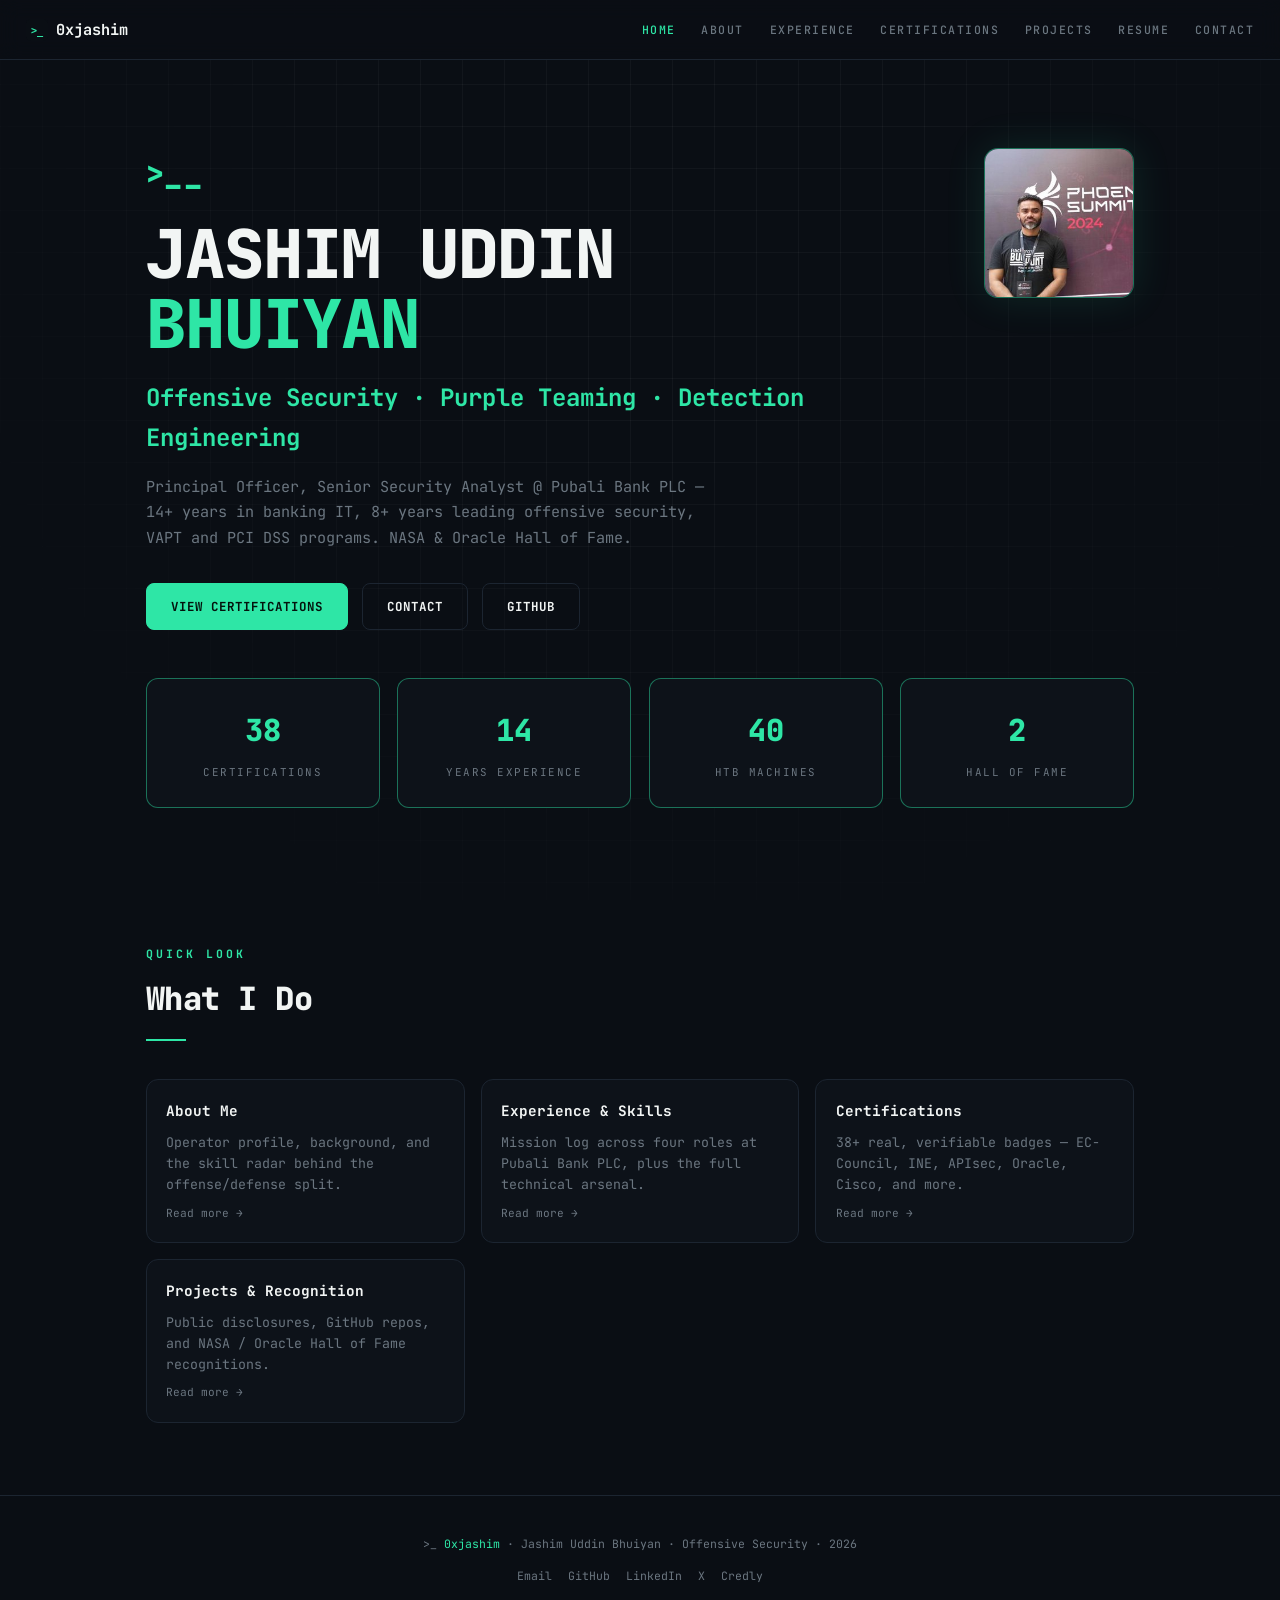
<file: index.html>
<!DOCTYPE html>
<html lang="en">
<head>
<meta charset="UTF-8"/>
<meta name="viewport" content="width=device-width, initial-scale=1.0"/>
<title>Jashim Uddin Bhuiyan | Offensive Security & Purple Team Lead | VAPT · PCI DSS</title>
<meta name="description" content="Jashim Uddin Bhuiyan — Principal Officer, Senior Security Analyst at Pubali Bank PLC. Offensive security, VAPT, purple teaming, SIEM detection engineering, PCI DSS & ISO 27001 leadership. Recognized by NASA and Oracle."/>
<meta name="author" content="Jashim Uddin Bhuiyan"/>
<meta name="robots" content="index, follow"/>
<link rel="canonical" href="https://0xjashim.github.io/portfolio/index.html"/>
<meta property="og:type" content="website"/>
<meta property="og:url" content="https://0xjashim.github.io/portfolio/index.html"/>
<meta property="og:site_name" content="Jashim Uddin Bhuiyan — Offensive Security"/>
<meta property="og:locale" content="en_US"/>
<meta property="og:title" content="Jashim Uddin Bhuiyan | Offensive Security & Purple Team Lead | VAPT · PCI DSS"/>
<meta property="og:description" content="Jashim Uddin Bhuiyan — Principal Officer, Senior Security Analyst at Pubali Bank PLC. Offensive security, VAPT, purple teaming, SIEM detection engineering, PCI DSS & ISO 27001 leadership. Recognized by NASA and Oracle."/>
<meta property="og:image" content="https://0xjashim.github.io/portfolio/og-image.png"/>
<meta name="twitter:card" content="summary_large_image"/>
<meta name="twitter:site" content="@0xj4shim"/>
<meta name="twitter:title" content="Jashim Uddin Bhuiyan | Offensive Security & Purple Team Lead | VAPT · PCI DSS"/>
<meta name="twitter:description" content="Jashim Uddin Bhuiyan — Principal Officer, Senior Security Analyst at Pubali Bank PLC. Offensive security, VAPT, purple teaming, SIEM detection engineering, PCI DSS & ISO 27001 leadership. Recognized by NASA and Oracle."/>
<meta name="twitter:image" content="https://0xjashim.github.io/portfolio/og-image.png"/>
<meta name="theme-color" content="#0a0e14"/>
<link rel="icon" href="assets/img/logo.svg"/>
<link rel="preconnect" href="https://fonts.googleapis.com">
<link href="https://fonts.googleapis.com/css2?family=JetBrains+Mono:wght@400;500;600;700;800&display=swap" rel="stylesheet">
<link rel="stylesheet" href="assets/css/style.css"/>
<link rel="stylesheet" href="assets/css/responsive.css"/>
<link rel="stylesheet" href="assets/css/animation.css"/>
</head>
<body>
<div class="grid-bg"></div>
<nav>
  <a class="nav-logo" href="index.html"><img src="assets/img/logo.svg" alt="0xjashim logo"/>0xjashim</a>
  <button class="nav-toggle" id="nav-toggle" aria-label="Toggle navigation"><svg viewBox="0 0 24 24"><path d="M3 6h18v2H3zm0 5h18v2H3zm0 5h18v2H3z"/></svg></button>
  <div class="nav-links" id="nav-links">
      <a href="index.html" class="active">Home</a>
      <a href="about.html">About</a>
      <a href="experience.html">Experience</a>
      <a href="certifications.html">Certifications</a>
      <a href="projects.html">Projects</a>
      <a href="resume.html">Resume</a>
      <a href="contact.html">Contact</a>
  </div>
</nav>
<main>

<section id="hero">
  <div class="hero-grid">
    <div class="hero-main fade-in">
      <div class="prompt-icon">&gt;_<span class="blink">_</span></div>
      <h1 class="headline">JASHIM UDDIN<br/><span class="accent">BHUIYAN</span></h1>
      <div class="subhead">Offensive Security &middot; Purple Teaming &middot; Detection Engineering</div>
      <p class="subtitle">Principal Officer, Senior Security Analyst @ Pubali Bank PLC &mdash; 14+ years in banking IT, 8+ years leading offensive security, VAPT and PCI DSS programs. NASA &amp; Oracle Hall of Fame.</p>
      <div class="btn-row" style="margin-top:2rem">
        <a href="certifications.html" class="btn primary">View Certifications</a>
        <a href="contact.html" class="btn">Contact</a>
        <a href="https://github.com/0xjashim" target="_blank" rel="noopener" class="btn">GitHub</a>
      </div>
    </div>
    <div class="avatar-box fade-in"><img src="assets/img/profile.jpg" alt="Photo of Jashim Uddin Bhuiyan, offensive security professional"/></div>
  </div>

  <div class="stat-row hero-stats">
    <div class="stat-card"><div class="stat-num" data-count="38">0</div><div class="stat-lbl">Certifications</div></div>
    <div class="stat-card"><div class="stat-num" data-count="14">0</div><div class="stat-lbl">Years Experience</div></div>
    <div class="stat-card"><div class="stat-num" data-count="40">0</div><div class="stat-lbl">HTB Machines</div></div>
    <div class="stat-card"><div class="stat-num" data-count="2">0</div><div class="stat-lbl">Hall of Fame</div></div>
  </div>
</section>

<section>
  <div class="section-head"><p class="section-tag">Quick Look</p><h2>What I Do</h2><div class="rule"></div></div>
  <div class="ops-grid">
    <a href="about.html" class="ops-card">
      <div class="ops-title">About Me</div>
      <div class="ops-desc">Operator profile, background, and the skill radar behind the offense/defense split.</div>
      <div class="ops-meta">Read more &rarr;</div>
    </a>
    <a href="experience.html" class="ops-card">
      <div class="ops-title">Experience &amp; Skills</div>
      <div class="ops-desc">Mission log across four roles at Pubali Bank PLC, plus the full technical arsenal.</div>
      <div class="ops-meta">Read more &rarr;</div>
    </a>
    <a href="certifications.html" class="ops-card">
      <div class="ops-title">Certifications</div>
      <div class="ops-desc">38+ real, verifiable badges &mdash; EC-Council, INE, APIsec, Oracle, Cisco, and more.</div>
      <div class="ops-meta">Read more &rarr;</div>
    </a>
    <a href="projects.html" class="ops-card">
      <div class="ops-title">Projects &amp; Recognition</div>
      <div class="ops-desc">Public disclosures, GitHub repos, and NASA / Oracle Hall of Fame recognitions.</div>
      <div class="ops-meta">Read more &rarr;</div>
    </a>
  </div>
</section>

</main>
<footer>
  <div>&gt;_ <span class="accent">0xjashim</span> &middot; Jashim Uddin Bhuiyan &middot; Offensive Security &middot; 2026</div>
  <div class="foot-links">
    <a href="mailto:jashimcmt@gmail.com">Email</a>
    <a href="https://github.com/0xjashim" target="_blank" rel="noopener">GitHub</a>
    <a href="https://linkedin.com/in/jashim" target="_blank" rel="noopener">LinkedIn</a>
    <a href="https://twitter.com/0xj4shim" target="_blank" rel="noopener">X</a>
    <a href="https://www.credly.com/users/0x0jashim/badges" target="_blank" rel="noopener">Credly</a>
  </div>
</footer>
<script src="assets/js/badges-data.js"></script>
<script src="assets/js/app.js"></script>

</body>
</html>
</file>
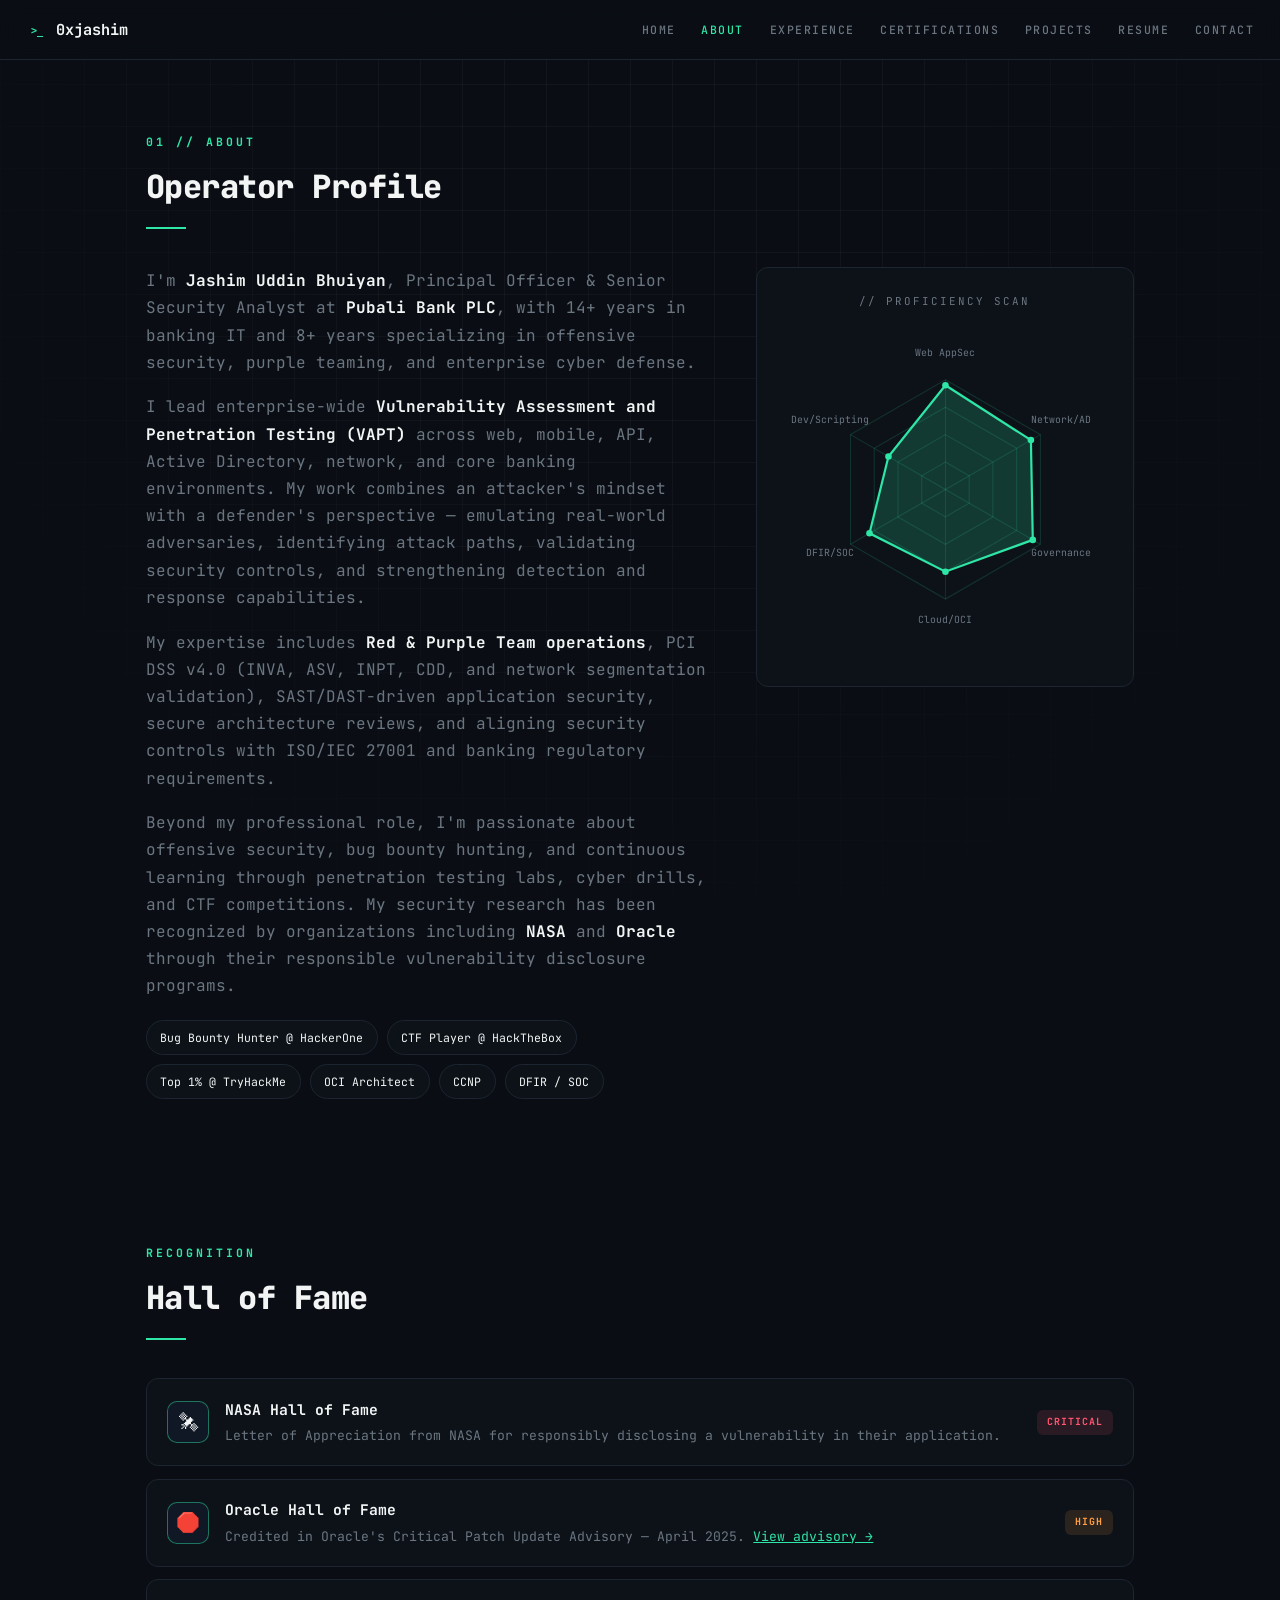
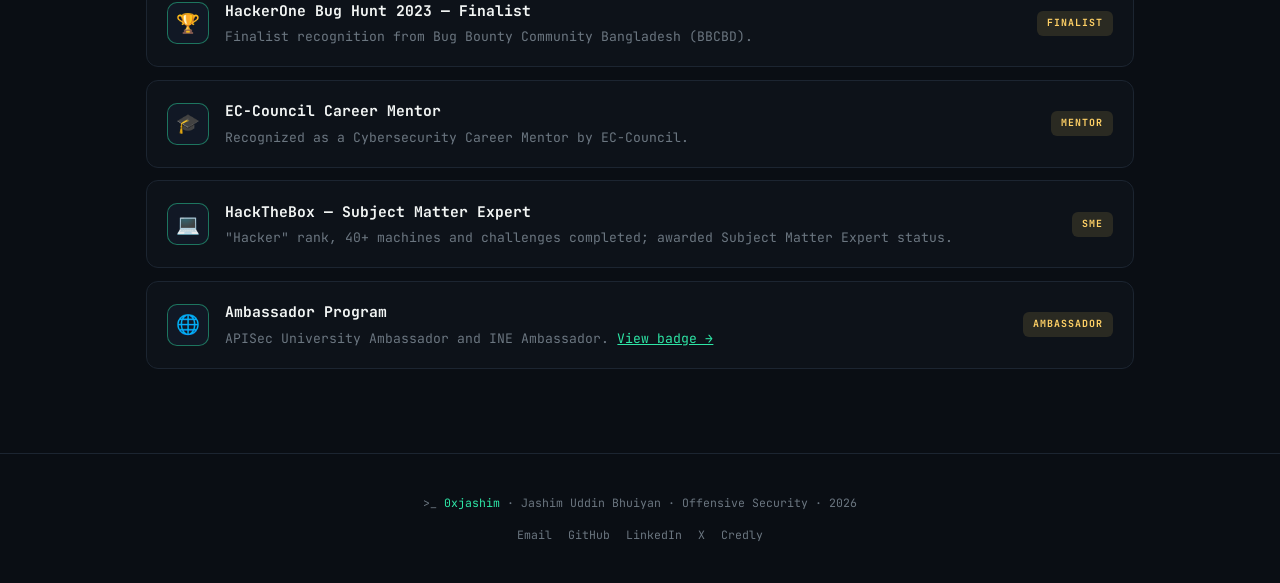
<file: about.html>
<!DOCTYPE html>
<html lang="en">
<head>
<meta charset="UTF-8"/>
<meta name="viewport" content="width=device-width, initial-scale=1.0"/>
<title>About | Jashim Uddin Bhuiyan — Offensive Security</title>
<meta name="description" content="Operator profile of Jashim Uddin Bhuiyan — offensive security background, skill proficiency scan, and Hall of Fame recognitions from NASA and Oracle."/>
<meta name="author" content="Jashim Uddin Bhuiyan"/>
<meta name="robots" content="index, follow"/>
<link rel="canonical" href="https://0xjashim.github.io/portfolio/about.html"/>
<meta property="og:type" content="website"/>
<meta property="og:url" content="https://0xjashim.github.io/portfolio/about.html"/>
<meta property="og:site_name" content="Jashim Uddin Bhuiyan — Offensive Security"/>
<meta property="og:locale" content="en_US"/>
<meta property="og:title" content="About | Jashim Uddin Bhuiyan — Offensive Security"/>
<meta property="og:description" content="Operator profile of Jashim Uddin Bhuiyan — offensive security background, skill proficiency scan, and Hall of Fame recognitions from NASA and Oracle."/>
<meta property="og:image" content="https://0xjashim.github.io/portfolio/og-image.png"/>
<meta name="twitter:card" content="summary_large_image"/>
<meta name="twitter:site" content="@0xj4shim"/>
<meta name="twitter:title" content="About | Jashim Uddin Bhuiyan — Offensive Security"/>
<meta name="twitter:description" content="Operator profile of Jashim Uddin Bhuiyan — offensive security background, skill proficiency scan, and Hall of Fame recognitions from NASA and Oracle."/>
<meta name="twitter:image" content="https://0xjashim.github.io/portfolio/og-image.png"/>
<meta name="theme-color" content="#0a0e14"/>
<link rel="icon" href="assets/img/logo.svg"/>
<link rel="preconnect" href="https://fonts.googleapis.com">
<link href="https://fonts.googleapis.com/css2?family=JetBrains+Mono:wght@400;500;600;700;800&display=swap" rel="stylesheet">
<link rel="stylesheet" href="assets/css/style.css"/>
<link rel="stylesheet" href="assets/css/responsive.css"/>
<link rel="stylesheet" href="assets/css/animation.css"/>
</head>
<body>
<div class="grid-bg"></div>
<nav>
  <a class="nav-logo" href="index.html"><img src="assets/img/logo.svg" alt="0xjashim logo"/>0xjashim</a>
  <button class="nav-toggle" id="nav-toggle" aria-label="Toggle navigation"><svg viewBox="0 0 24 24"><path d="M3 6h18v2H3zm0 5h18v2H3zm0 5h18v2H3z"/></svg></button>
  <div class="nav-links" id="nav-links">
      <a href="index.html">Home</a>
      <a href="about.html" class="active">About</a>
      <a href="experience.html">Experience</a>
      <a href="certifications.html">Certifications</a>
      <a href="projects.html">Projects</a>
      <a href="resume.html">Resume</a>
      <a href="contact.html">Contact</a>
  </div>
</nav>
<main>

<section class="page-section">
  <div class="section-head"><p class="section-tag">01 // About</p><h2>Operator Profile</h2><div class="rule"></div></div>
  <div class="about-grid">
    <div class="about-text">
      <p>I'm <strong>Jashim Uddin Bhuiyan</strong>, Principal Officer &amp; Senior Security Analyst at <strong>Pubali Bank PLC</strong>, with 14+ years in banking IT and 8+ years specializing in offensive security, purple teaming, and enterprise cyber defense.</p>
      <p>I lead enterprise-wide <strong>Vulnerability Assessment and Penetration Testing (VAPT)</strong> across web, mobile, API, Active Directory, network, and core banking environments. My work combines an attacker's mindset with a defender's perspective &mdash; emulating real-world adversaries, identifying attack paths, validating security controls, and strengthening detection and response capabilities.</p>
      <p>My expertise includes <strong>Red &amp; Purple Team operations</strong>, PCI DSS v4.0 (INVA, ASV, INPT, CDD, and network segmentation validation), SAST/DAST-driven application security, secure architecture reviews, and aligning security controls with ISO/IEC 27001 and banking regulatory requirements.</p>
      <p>Beyond my professional role, I'm passionate about offensive security, bug bounty hunting, and continuous learning through penetration testing labs, cyber drills, and CTF competitions. My security research has been recognized by organizations including <strong>NASA</strong> and <strong>Oracle</strong> through their responsible vulnerability disclosure programs.</p>
      <div class="chip-row">
        <span class="chip">Bug Bounty Hunter @ HackerOne</span>
        <span class="chip">CTF Player @ HackTheBox</span>
        <span class="chip">Top 1% @ TryHackMe</span>
        <span class="chip">OCI Architect</span>
        <span class="chip">CCNP</span>
        <span class="chip">DFIR / SOC</span>
      </div>
    </div>
    <div class="radar-box">
      <div class="radar-box-title">// Proficiency Scan</div>
      <svg id="radar-chart" viewBox="0 0 300 300"></svg>
    </div>
  </div>
</section>

<section class="page-section">
  <div class="section-head"><p class="section-tag">Recognition</p><h2>Hall of Fame</h2><div class="rule"></div></div>
  <div class="hof-row">
    <div class="hof-icon">&#128752;</div>
    <div class="hof-body"><div class="hof-title">NASA Hall of Fame</div><div class="hof-desc">Letter of Appreciation from NASA for responsibly disclosing a vulnerability in their application.</div></div>
    <div class="hof-tag tag-crit">CRITICAL</div>
  </div>
  <div class="hof-row">
    <div class="hof-icon">&#128721;</div>
    <div class="hof-body"><div class="hof-title">Oracle Hall of Fame</div><div class="hof-desc">Credited in Oracle's Critical Patch Update Advisory &mdash; April 2025. <a href="https://www.oracle.com/security-alerts/cpuapr2025.html" target="_blank" rel="noopener">View advisory &rarr;</a></div></div>
    <div class="hof-tag tag-high">HIGH</div>
  </div>
  <div class="hof-row">
    <div class="hof-icon">&#127942;</div>
    <div class="hof-body"><div class="hof-title">HackerOne Bug Hunt 2023 &mdash; Finalist</div><div class="hof-desc">Finalist recognition from Bug Bounty Community Bangladesh (BBCBD).</div></div>
    <div class="hof-tag tag-med">FINALIST</div>
  </div>
  <div class="hof-row">
    <div class="hof-icon">&#127891;</div>
    <div class="hof-body"><div class="hof-title">EC-Council Career Mentor</div><div class="hof-desc">Recognized as a Cybersecurity Career Mentor by EC-Council.</div></div>
    <div class="hof-tag tag-med">MENTOR</div>
  </div>
  <div class="hof-row">
    <div class="hof-icon">&#128187;</div>
    <div class="hof-body"><div class="hof-title">HackTheBox &mdash; Subject Matter Expert</div><div class="hof-desc">"Hacker" rank, 40+ machines and challenges completed; awarded Subject Matter Expert status.</div></div>
    <div class="hof-tag tag-med">SME</div>
  </div>
  <div class="hof-row">
    <div class="hof-icon">&#127760;</div>
    <div class="hof-body"><div class="hof-title">Ambassador Program</div><div class="hof-desc">APISec University Ambassador and INE Ambassador. <a href="https://www.credly.com/org/apisec-university/badge/apisec-university-ambassador" target="_blank" rel="noopener">View badge &rarr;</a></div></div>
    <div class="hof-tag tag-med">AMBASSADOR</div>
  </div>
</section>

</main>
<footer>
  <div>&gt;_ <span class="accent">0xjashim</span> &middot; Jashim Uddin Bhuiyan &middot; Offensive Security &middot; 2026</div>
  <div class="foot-links">
    <a href="mailto:jashimcmt@gmail.com">Email</a>
    <a href="https://github.com/0xjashim" target="_blank" rel="noopener">GitHub</a>
    <a href="https://linkedin.com/in/jashim" target="_blank" rel="noopener">LinkedIn</a>
    <a href="https://twitter.com/0xj4shim" target="_blank" rel="noopener">X</a>
    <a href="https://www.credly.com/users/0x0jashim/badges" target="_blank" rel="noopener">Credly</a>
  </div>
</footer>
<script src="assets/js/badges-data.js"></script>
<script src="assets/js/app.js"></script>

</body>
</html>
</file>
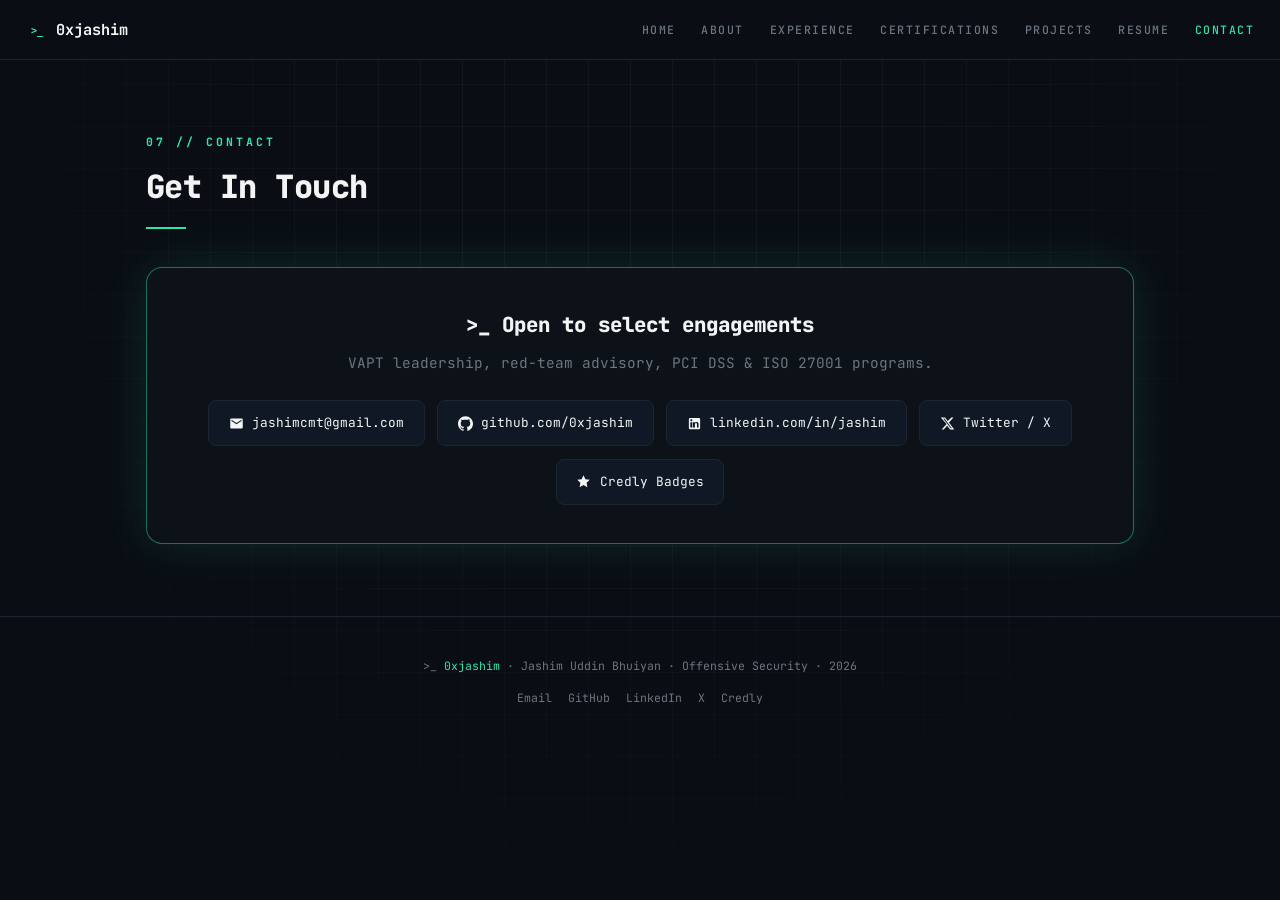
<file: contact.html>
<!DOCTYPE html>
<html lang="en">
<head>
<meta charset="UTF-8"/>
<meta name="viewport" content="width=device-width, initial-scale=1.0"/>
<title>Contact | Jashim Uddin Bhuiyan — Offensive Security</title>
<meta name="description" content="Get in touch with Jashim Uddin Bhuiyan for VAPT leadership, red-team advisory, PCI DSS and ISO 27001 compliance programs."/>
<meta name="author" content="Jashim Uddin Bhuiyan"/>
<meta name="robots" content="index, follow"/>
<link rel="canonical" href="https://0xjashim.github.io/portfolio/contact.html"/>
<meta property="og:type" content="website"/>
<meta property="og:url" content="https://0xjashim.github.io/portfolio/contact.html"/>
<meta property="og:site_name" content="Jashim Uddin Bhuiyan — Offensive Security"/>
<meta property="og:locale" content="en_US"/>
<meta property="og:title" content="Contact | Jashim Uddin Bhuiyan — Offensive Security"/>
<meta property="og:description" content="Get in touch with Jashim Uddin Bhuiyan for VAPT leadership, red-team advisory, PCI DSS and ISO 27001 compliance programs."/>
<meta property="og:image" content="https://0xjashim.github.io/portfolio/og-image.png"/>
<meta name="twitter:card" content="summary_large_image"/>
<meta name="twitter:site" content="@0xj4shim"/>
<meta name="twitter:title" content="Contact | Jashim Uddin Bhuiyan — Offensive Security"/>
<meta name="twitter:description" content="Get in touch with Jashim Uddin Bhuiyan for VAPT leadership, red-team advisory, PCI DSS and ISO 27001 compliance programs."/>
<meta name="twitter:image" content="https://0xjashim.github.io/portfolio/og-image.png"/>
<meta name="theme-color" content="#0a0e14"/>
<link rel="icon" href="assets/img/logo.svg"/>
<link rel="preconnect" href="https://fonts.googleapis.com">
<link href="https://fonts.googleapis.com/css2?family=JetBrains+Mono:wght@400;500;600;700;800&display=swap" rel="stylesheet">
<link rel="stylesheet" href="assets/css/style.css"/>
<link rel="stylesheet" href="assets/css/responsive.css"/>
<link rel="stylesheet" href="assets/css/animation.css"/>
</head>
<body>
<div class="grid-bg"></div>
<nav>
  <a class="nav-logo" href="index.html"><img src="assets/img/logo.svg" alt="0xjashim logo"/>0xjashim</a>
  <button class="nav-toggle" id="nav-toggle" aria-label="Toggle navigation"><svg viewBox="0 0 24 24"><path d="M3 6h18v2H3zm0 5h18v2H3zm0 5h18v2H3z"/></svg></button>
  <div class="nav-links" id="nav-links">
      <a href="index.html">Home</a>
      <a href="about.html">About</a>
      <a href="experience.html">Experience</a>
      <a href="certifications.html">Certifications</a>
      <a href="projects.html">Projects</a>
      <a href="resume.html">Resume</a>
      <a href="contact.html" class="active">Contact</a>
  </div>
</nav>
<main>

<section class="page-section">
  <div class="section-head"><p class="section-tag">07 // Contact</p><h2>Get In Touch</h2><div class="rule"></div></div>
  <div class="contact-card">
    <h3>&gt;_ Open to select engagements</h3>
    <p>VAPT leadership, red-team advisory, PCI DSS &amp; ISO 27001 programs.</p>
    <div class="contact-links">
      <a href="mailto:jashimcmt@gmail.com" class="clink">
        <svg viewBox="0 0 24 24"><path d="M20 4H4c-1.1 0-1.99.9-1.99 2L2 18c0 1.1.9 2 2 2h16c1.1 0 2-.9 2-2V6c0-1.1-.9-2-2-2zm0 4l-8 5-8-5V6l8 5 8-5v2z"/></svg>
        jashimcmt@gmail.com
      </a>
      <a href="https://github.com/0xjashim" target="_blank" rel="noopener" class="clink">
        <svg viewBox="0 0 24 24"><path d="M12 .297c-6.63 0-12 5.373-12 12 0 5.303 3.438 9.8 8.205 11.385.6.113.82-.258.82-.577 0-.285-.01-1.04-.015-2.04-3.338.724-4.042-1.61-4.042-1.61C4.422 18.07 3.633 17.7 3.633 17.7c-1.087-.744.084-.729.084-.729 1.205.084 1.838 1.236 1.838 1.236 1.07 1.835 2.809 1.305 3.495.998.108-.776.417-1.305.76-1.605-2.665-.3-5.466-1.332-5.466-5.93 0-1.31.465-2.38 1.235-3.22-.135-.303-.54-1.523.105-3.176 0 0 1.005-.322 3.3 1.23.96-.267 1.98-.399 3-.405 1.02.006 2.04.138 3 .405 2.28-1.552 3.285-1.23 3.285-1.23.645 1.653.24 2.873.12 3.176.765.84 1.23 1.91 1.23 3.22 0 4.61-2.805 5.625-5.475 5.92.42.36.81 1.096.81 2.22 0 1.606-.015 2.896-.015 3.286 0 .315.21.69.825.57C20.565 22.092 24 17.592 24 12.297c0-6.627-5.373-12-12-12"/></svg>
        github.com/0xjashim
      </a>
      <a href="https://linkedin.com/in/jashim" target="_blank" rel="noopener" class="clink">
        <svg viewBox="0 0 24 24"><path d="M19 3A2 2 0 0 1 21 5V19A2 2 0 0 1 19 21H5A2 2 0 0 1 3 19V5A2 2 0 0 1 5 3H19M18.5 18.5V13.2C18.5 11.11 17.65 9.66 15.31 9.66C13.94 9.66 13.02 10.4 12.63 11.11H12.58V10H9.5V18.5H12.63V13.66C12.63 12.42 12.87 11.19 14.41 11.19C15.93 11.19 15.96 12.61 15.96 13.72V18.5H18.5M6.88 8.56A1.68 1.68 0 0 0 8.56 6.88C8.56 5.96 7.8 5.19 6.88 5.19A1.69 1.69 0 0 0 5.19 6.88C5.19 7.8 5.96 8.56 6.88 8.56M8.44 18.5V10H5.31V18.5H8.44Z"/></svg>
        linkedin.com/in/jashim
      </a>
      <a href="https://twitter.com/0xj4shim" target="_blank" rel="noopener" class="clink">
        <svg viewBox="0 0 24 24"><path d="M18.244 2.25h3.308l-7.227 8.26 8.502 11.24H16.17l-4.714-6.231-5.401 6.231H2.748l7.73-8.835L1.254 2.25H8.08l4.253 5.622zm-1.161 17.52h1.833L7.084 4.126H5.117z"/></svg>
        Twitter / X
      </a>
      <a href="https://www.credly.com/users/0x0jashim/badges" target="_blank" rel="noopener" class="clink">
        <svg viewBox="0 0 24 24"><path d="M12 2l3.09 6.26L22 9.27l-5 4.87 1.18 6.88L12 17.77l-6.18 3.25L7 14.14 2 9.27l6.91-1.01L12 2z"/></svg>
        Credly Badges
      </a>
    </div>
  </div>
</section>

</main>
<footer>
  <div>&gt;_ <span class="accent">0xjashim</span> &middot; Jashim Uddin Bhuiyan &middot; Offensive Security &middot; 2026</div>
  <div class="foot-links">
    <a href="mailto:jashimcmt@gmail.com">Email</a>
    <a href="https://github.com/0xjashim" target="_blank" rel="noopener">GitHub</a>
    <a href="https://linkedin.com/in/jashim" target="_blank" rel="noopener">LinkedIn</a>
    <a href="https://twitter.com/0xj4shim" target="_blank" rel="noopener">X</a>
    <a href="https://www.credly.com/users/0x0jashim/badges" target="_blank" rel="noopener">Credly</a>
  </div>
</footer>
<script src="assets/js/badges-data.js"></script>
<script src="assets/js/app.js"></script>

</body>
</html>
</file>
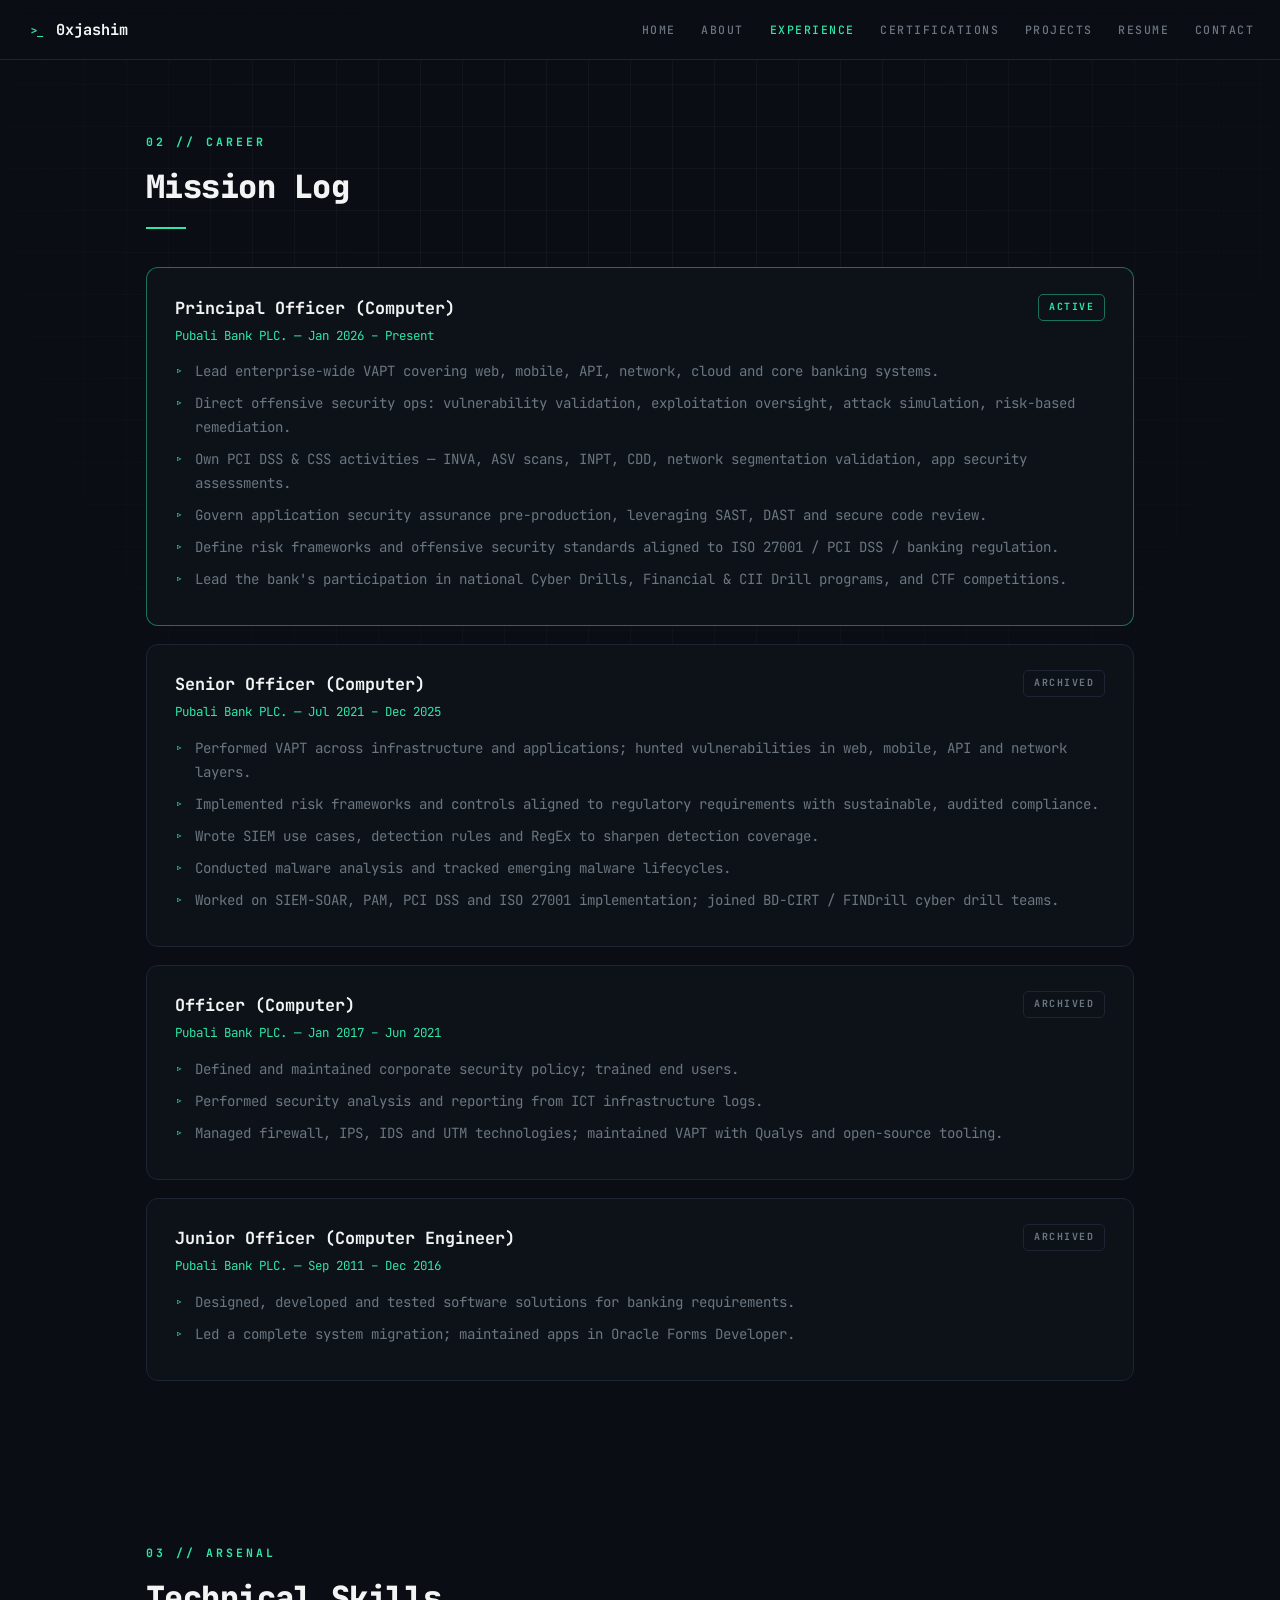
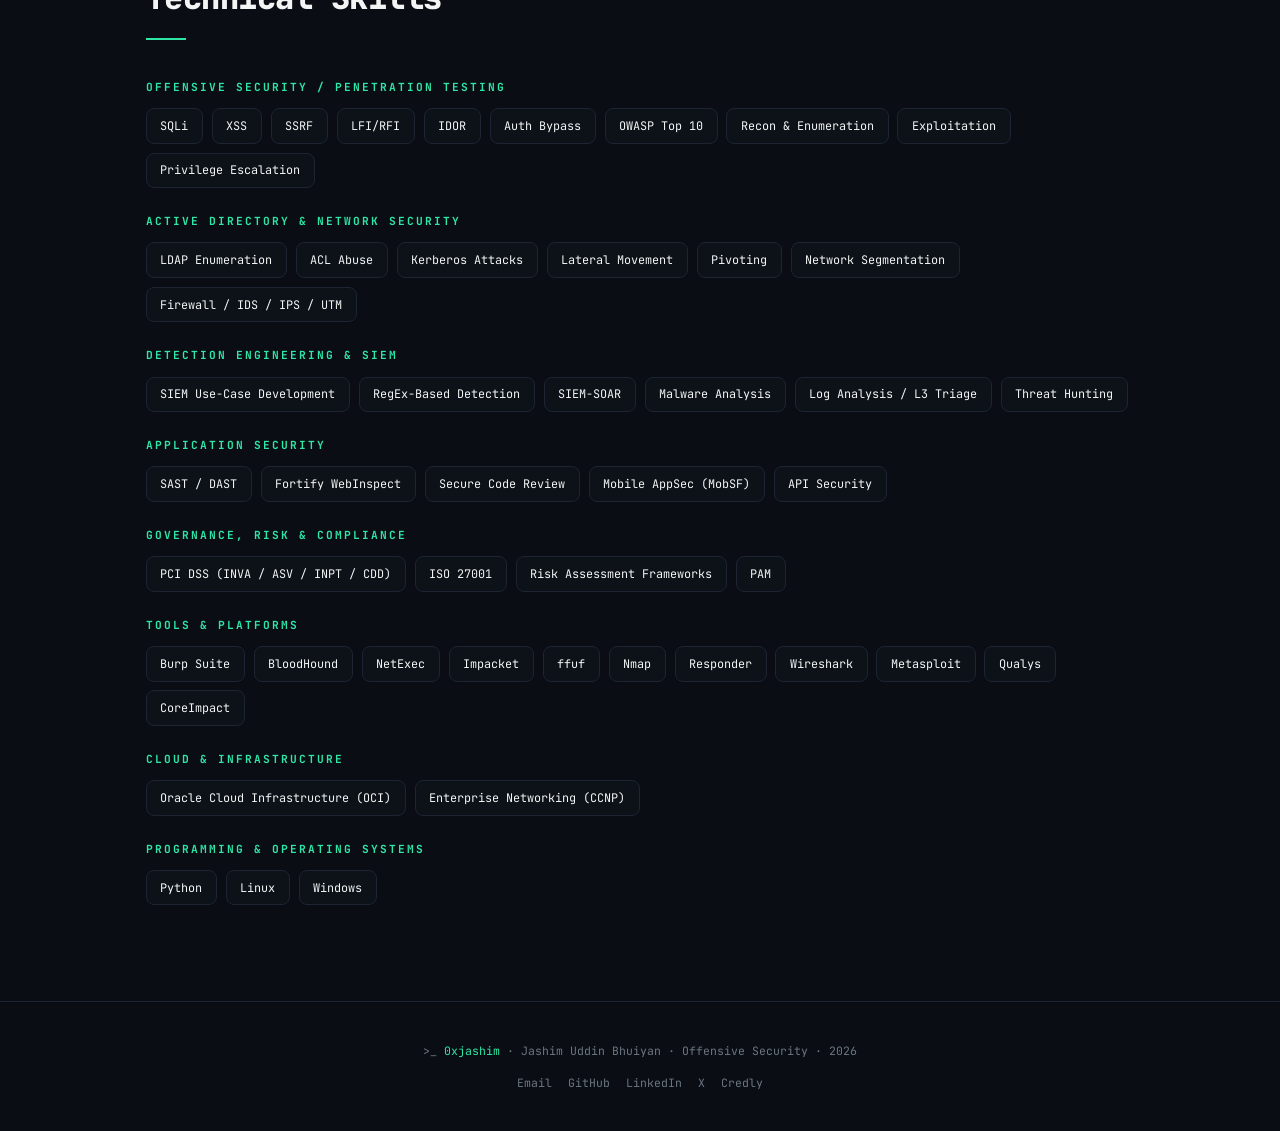
<file: experience.html>
<!DOCTYPE html>
<html lang="en">
<head>
<meta charset="UTF-8"/>
<meta name="viewport" content="width=device-width, initial-scale=1.0"/>
<title>Experience & Skills | Jashim Uddin Bhuiyan</title>
<meta name="description" content="Career history at Pubali Bank PLC and full technical skill set: offensive security, Active Directory, detection engineering, application security, GRC, and tooling."/>
<meta name="author" content="Jashim Uddin Bhuiyan"/>
<meta name="robots" content="index, follow"/>
<link rel="canonical" href="https://0xjashim.github.io/portfolio/experience.html"/>
<meta property="og:type" content="website"/>
<meta property="og:url" content="https://0xjashim.github.io/portfolio/experience.html"/>
<meta property="og:site_name" content="Jashim Uddin Bhuiyan — Offensive Security"/>
<meta property="og:locale" content="en_US"/>
<meta property="og:title" content="Experience & Skills | Jashim Uddin Bhuiyan"/>
<meta property="og:description" content="Career history at Pubali Bank PLC and full technical skill set: offensive security, Active Directory, detection engineering, application security, GRC, and tooling."/>
<meta property="og:image" content="https://0xjashim.github.io/portfolio/og-image.png"/>
<meta name="twitter:card" content="summary_large_image"/>
<meta name="twitter:site" content="@0xj4shim"/>
<meta name="twitter:title" content="Experience & Skills | Jashim Uddin Bhuiyan"/>
<meta name="twitter:description" content="Career history at Pubali Bank PLC and full technical skill set: offensive security, Active Directory, detection engineering, application security, GRC, and tooling."/>
<meta name="twitter:image" content="https://0xjashim.github.io/portfolio/og-image.png"/>
<meta name="theme-color" content="#0a0e14"/>
<link rel="icon" href="assets/img/logo.svg"/>
<link rel="preconnect" href="https://fonts.googleapis.com">
<link href="https://fonts.googleapis.com/css2?family=JetBrains+Mono:wght@400;500;600;700;800&display=swap" rel="stylesheet">
<link rel="stylesheet" href="assets/css/style.css"/>
<link rel="stylesheet" href="assets/css/responsive.css"/>
<link rel="stylesheet" href="assets/css/animation.css"/>
</head>
<body>
<div class="grid-bg"></div>
<nav>
  <a class="nav-logo" href="index.html"><img src="assets/img/logo.svg" alt="0xjashim logo"/>0xjashim</a>
  <button class="nav-toggle" id="nav-toggle" aria-label="Toggle navigation"><svg viewBox="0 0 24 24"><path d="M3 6h18v2H3zm0 5h18v2H3zm0 5h18v2H3z"/></svg></button>
  <div class="nav-links" id="nav-links">
      <a href="index.html">Home</a>
      <a href="about.html">About</a>
      <a href="experience.html" class="active">Experience</a>
      <a href="certifications.html">Certifications</a>
      <a href="projects.html">Projects</a>
      <a href="resume.html">Resume</a>
      <a href="contact.html">Contact</a>
  </div>
</nav>
<main>

<section class="page-section">
  <div class="section-head"><p class="section-tag">02 // Career</p><h2>Mission Log</h2><div class="rule"></div></div>

  <div class="card mission active">
    <div class="mission-top">
      <div><div class="mission-role">Principal Officer (Computer)</div><div class="mission-org">Pubali Bank PLC. &mdash; Jan 2026 &ndash; Present</div></div>
      <div class="mission-status">ACTIVE</div>
    </div>
    <ul>
      <li>Lead enterprise-wide VAPT covering web, mobile, API, network, cloud and core banking systems.</li>
      <li>Direct offensive security ops: vulnerability validation, exploitation oversight, attack simulation, risk-based remediation.</li>
      <li>Own PCI DSS &amp; CSS activities &mdash; INVA, ASV scans, INPT, CDD, network segmentation validation, app security assessments.</li>
      <li>Govern application security assurance pre-production, leveraging SAST, DAST and secure code review.</li>
      <li>Define risk frameworks and offensive security standards aligned to ISO 27001 / PCI DSS / banking regulation.</li>
      <li>Lead the bank's participation in national Cyber Drills, Financial &amp; CII Drill programs, and CTF competitions.</li>
    </ul>
  </div>

  <div class="card mission">
    <div class="mission-top">
      <div><div class="mission-role">Senior Officer (Computer)</div><div class="mission-org">Pubali Bank PLC. &mdash; Jul 2021 &ndash; Dec 2025</div></div>
      <div class="mission-status archived">ARCHIVED</div>
    </div>
    <ul>
      <li>Performed VAPT across infrastructure and applications; hunted vulnerabilities in web, mobile, API and network layers.</li>
      <li>Implemented risk frameworks and controls aligned to regulatory requirements with sustainable, audited compliance.</li>
      <li>Wrote SIEM use cases, detection rules and RegEx to sharpen detection coverage.</li>
      <li>Conducted malware analysis and tracked emerging malware lifecycles.</li>
      <li>Worked on SIEM-SOAR, PAM, PCI DSS and ISO 27001 implementation; joined BD-CIRT / FINDrill cyber drill teams.</li>
    </ul>
  </div>

  <div class="card mission">
    <div class="mission-top">
      <div><div class="mission-role">Officer (Computer)</div><div class="mission-org">Pubali Bank PLC. &mdash; Jan 2017 &ndash; Jun 2021</div></div>
      <div class="mission-status archived">ARCHIVED</div>
    </div>
    <ul>
      <li>Defined and maintained corporate security policy; trained end users.</li>
      <li>Performed security analysis and reporting from ICT infrastructure logs.</li>
      <li>Managed firewall, IPS, IDS and UTM technologies; maintained VAPT with Qualys and open-source tooling.</li>
    </ul>
  </div>

  <div class="card mission">
    <div class="mission-top">
      <div><div class="mission-role">Junior Officer (Computer Engineer)</div><div class="mission-org">Pubali Bank PLC. &mdash; Sep 2011 &ndash; Dec 2016</div></div>
      <div class="mission-status archived">ARCHIVED</div>
    </div>
    <ul>
      <li>Designed, developed and tested software solutions for banking requirements.</li>
      <li>Led a complete system migration; maintained apps in Oracle Forms Developer.</li>
    </ul>
  </div>
</section>

<section class="page-section">
  <div class="section-head"><p class="section-tag">03 // Arsenal</p><h2>Technical Skills</h2><div class="rule"></div></div>

  <div class="skill-cat">
    <span class="skill-cat-label">Offensive Security / Penetration Testing</span>
    <div class="skill-tags">
      <span class="skill-tag">SQLi</span><span class="skill-tag">XSS</span><span class="skill-tag">SSRF</span>
      <span class="skill-tag">LFI/RFI</span><span class="skill-tag">IDOR</span><span class="skill-tag">Auth Bypass</span>
      <span class="skill-tag">OWASP Top 10</span><span class="skill-tag">Recon &amp; Enumeration</span>
      <span class="skill-tag">Exploitation</span><span class="skill-tag">Privilege Escalation</span>
    </div>
  </div>
  <div class="skill-cat">
    <span class="skill-cat-label">Active Directory &amp; Network Security</span>
    <div class="skill-tags">
      <span class="skill-tag">LDAP Enumeration</span><span class="skill-tag">ACL Abuse</span>
      <span class="skill-tag">Kerberos Attacks</span><span class="skill-tag">Lateral Movement</span>
      <span class="skill-tag">Pivoting</span><span class="skill-tag">Network Segmentation</span>
      <span class="skill-tag">Firewall / IDS / IPS / UTM</span>
    </div>
  </div>
  <div class="skill-cat">
    <span class="skill-cat-label">Detection Engineering &amp; SIEM</span>
    <div class="skill-tags">
      <span class="skill-tag">SIEM Use-Case Development</span><span class="skill-tag">RegEx-Based Detection</span>
      <span class="skill-tag">SIEM-SOAR</span><span class="skill-tag">Malware Analysis</span>
      <span class="skill-tag">Log Analysis / L3 Triage</span><span class="skill-tag">Threat Hunting</span>
    </div>
  </div>
  <div class="skill-cat">
    <span class="skill-cat-label">Application Security</span>
    <div class="skill-tags">
      <span class="skill-tag">SAST / DAST</span><span class="skill-tag">Fortify WebInspect</span>
      <span class="skill-tag">Secure Code Review</span><span class="skill-tag">Mobile AppSec (MobSF)</span>
      <span class="skill-tag">API Security</span>
    </div>
  </div>
  <div class="skill-cat">
    <span class="skill-cat-label">Governance, Risk &amp; Compliance</span>
    <div class="skill-tags">
      <span class="skill-tag">PCI DSS (INVA / ASV / INPT / CDD)</span><span class="skill-tag">ISO 27001</span>
      <span class="skill-tag">Risk Assessment Frameworks</span><span class="skill-tag">PAM</span>
    </div>
  </div>
  <div class="skill-cat">
    <span class="skill-cat-label">Tools &amp; Platforms</span>
    <div class="skill-tags">
      <span class="skill-tag">Burp Suite</span><span class="skill-tag">BloodHound</span><span class="skill-tag">NetExec</span>
      <span class="skill-tag">Impacket</span><span class="skill-tag">ffuf</span><span class="skill-tag">Nmap</span>
      <span class="skill-tag">Responder</span><span class="skill-tag">Wireshark</span><span class="skill-tag">Metasploit</span>
      <span class="skill-tag">Qualys</span><span class="skill-tag">CoreImpact</span>
    </div>
  </div>
  <div class="skill-cat">
    <span class="skill-cat-label">Cloud &amp; Infrastructure</span>
    <div class="skill-tags">
      <span class="skill-tag">Oracle Cloud Infrastructure (OCI)</span><span class="skill-tag">Enterprise Networking (CCNP)</span>
    </div>
  </div>
  <div class="skill-cat">
    <span class="skill-cat-label">Programming &amp; Operating Systems</span>
    <div class="skill-tags">
      <span class="skill-tag">Python</span><span class="skill-tag">Linux</span><span class="skill-tag">Windows</span>
    </div>
  </div>
</section>

</main>
<footer>
  <div>&gt;_ <span class="accent">0xjashim</span> &middot; Jashim Uddin Bhuiyan &middot; Offensive Security &middot; 2026</div>
  <div class="foot-links">
    <a href="mailto:jashimcmt@gmail.com">Email</a>
    <a href="https://github.com/0xjashim" target="_blank" rel="noopener">GitHub</a>
    <a href="https://linkedin.com/in/jashim" target="_blank" rel="noopener">LinkedIn</a>
    <a href="https://twitter.com/0xj4shim" target="_blank" rel="noopener">X</a>
    <a href="https://www.credly.com/users/0x0jashim/badges" target="_blank" rel="noopener">Credly</a>
  </div>
</footer>
<script src="assets/js/badges-data.js"></script>
<script src="assets/js/app.js"></script>

</body>
</html>
</file>
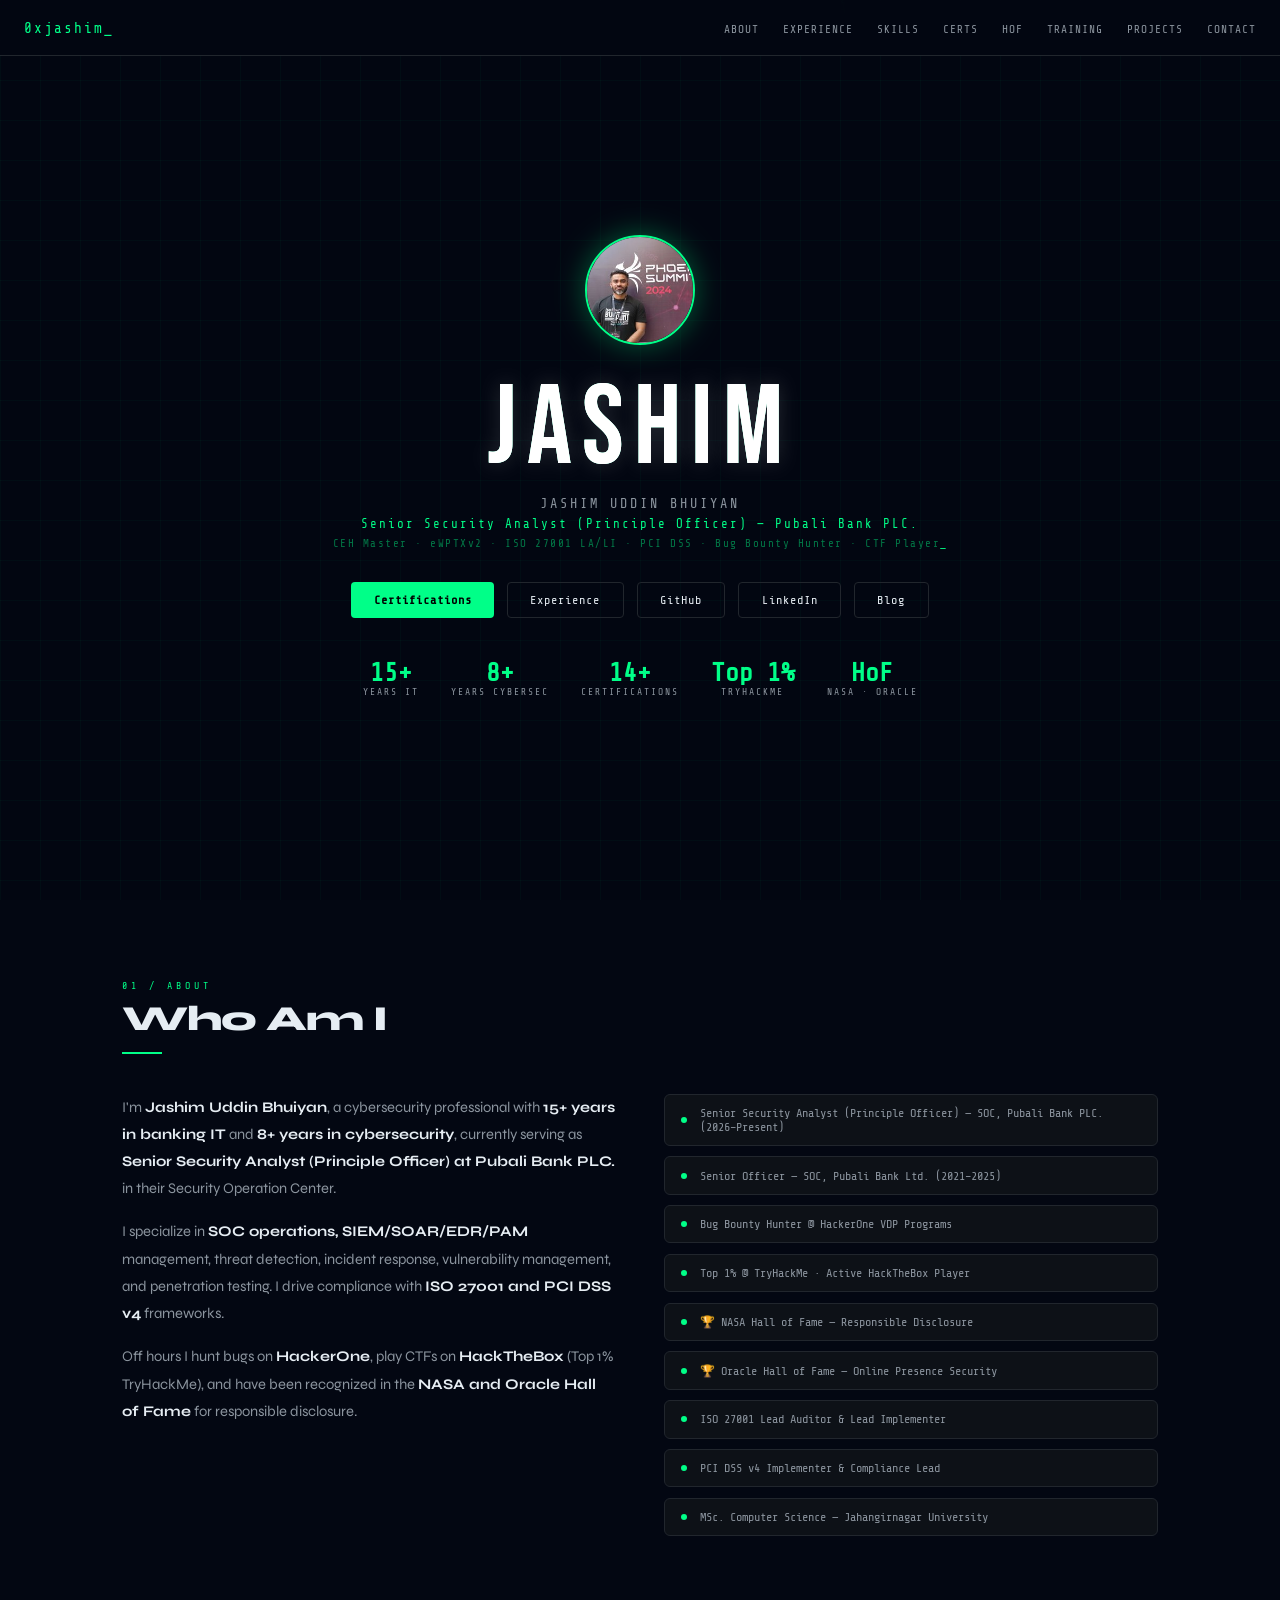
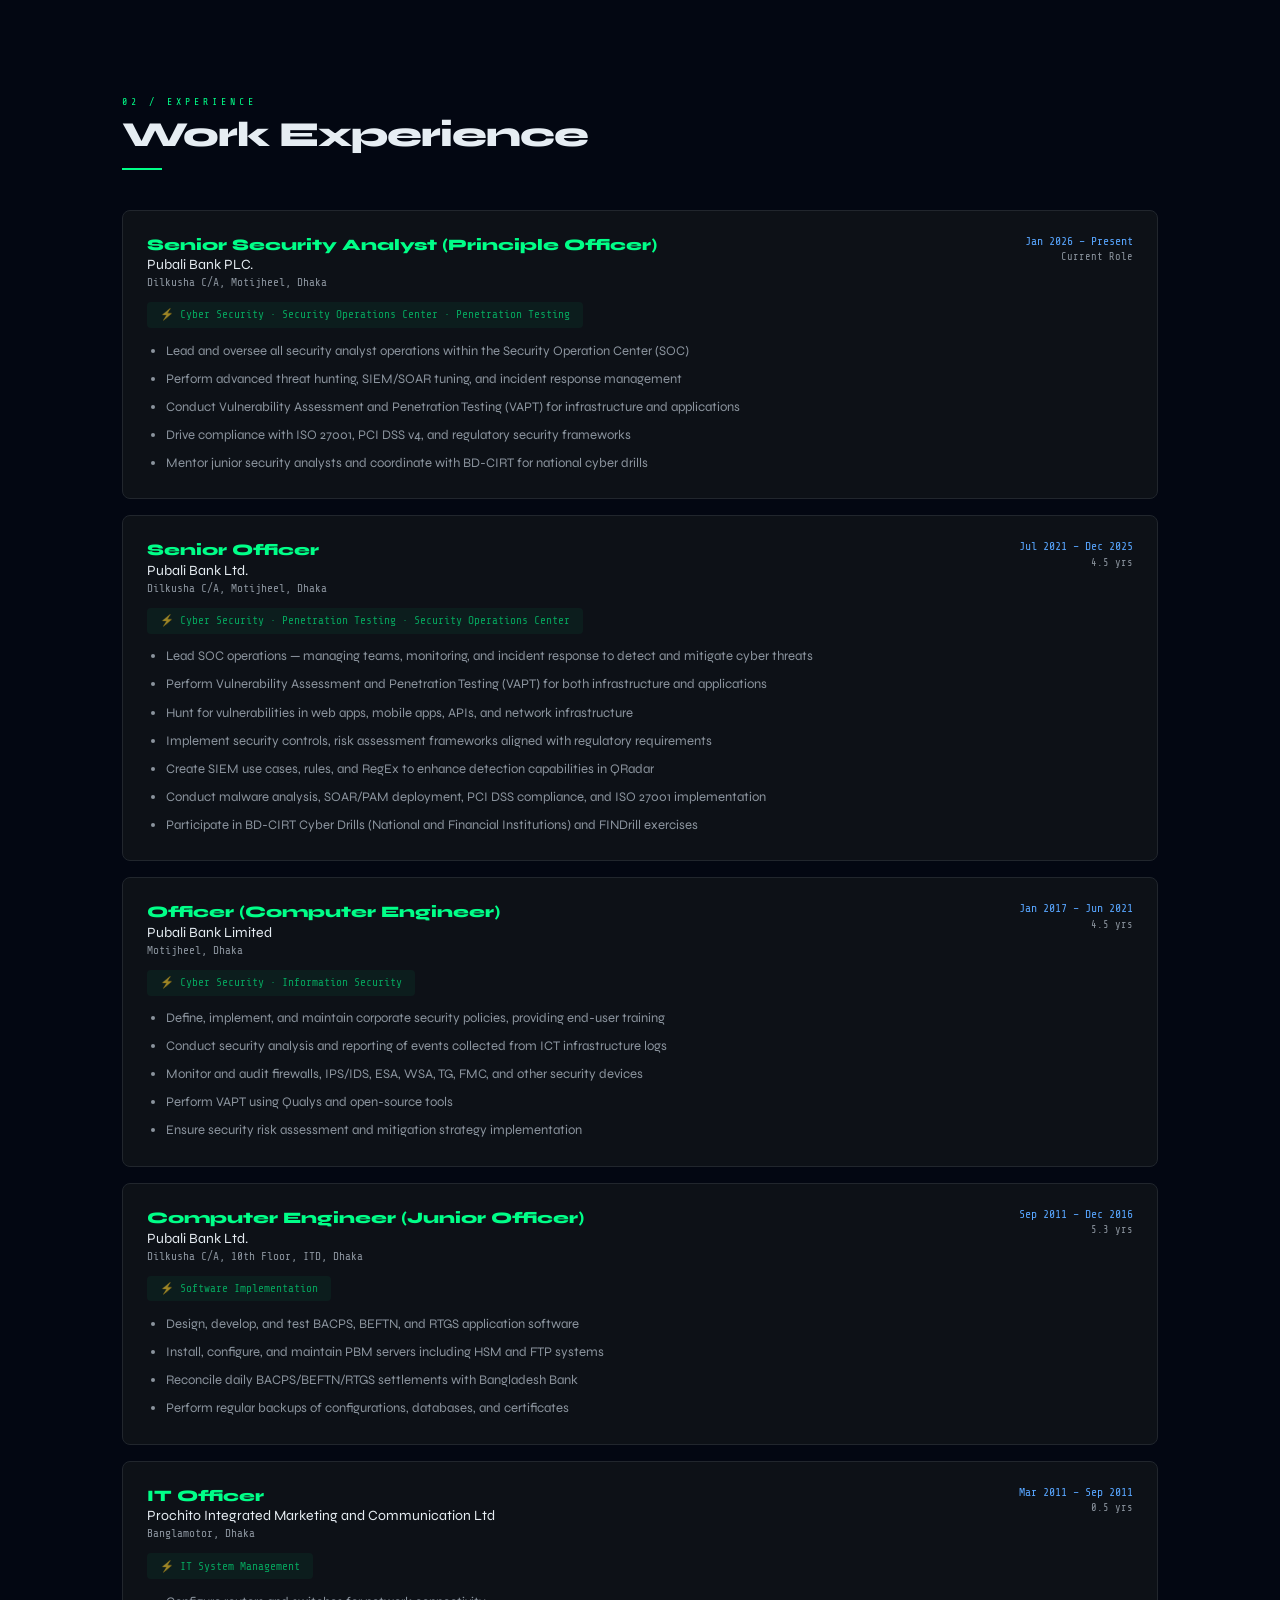
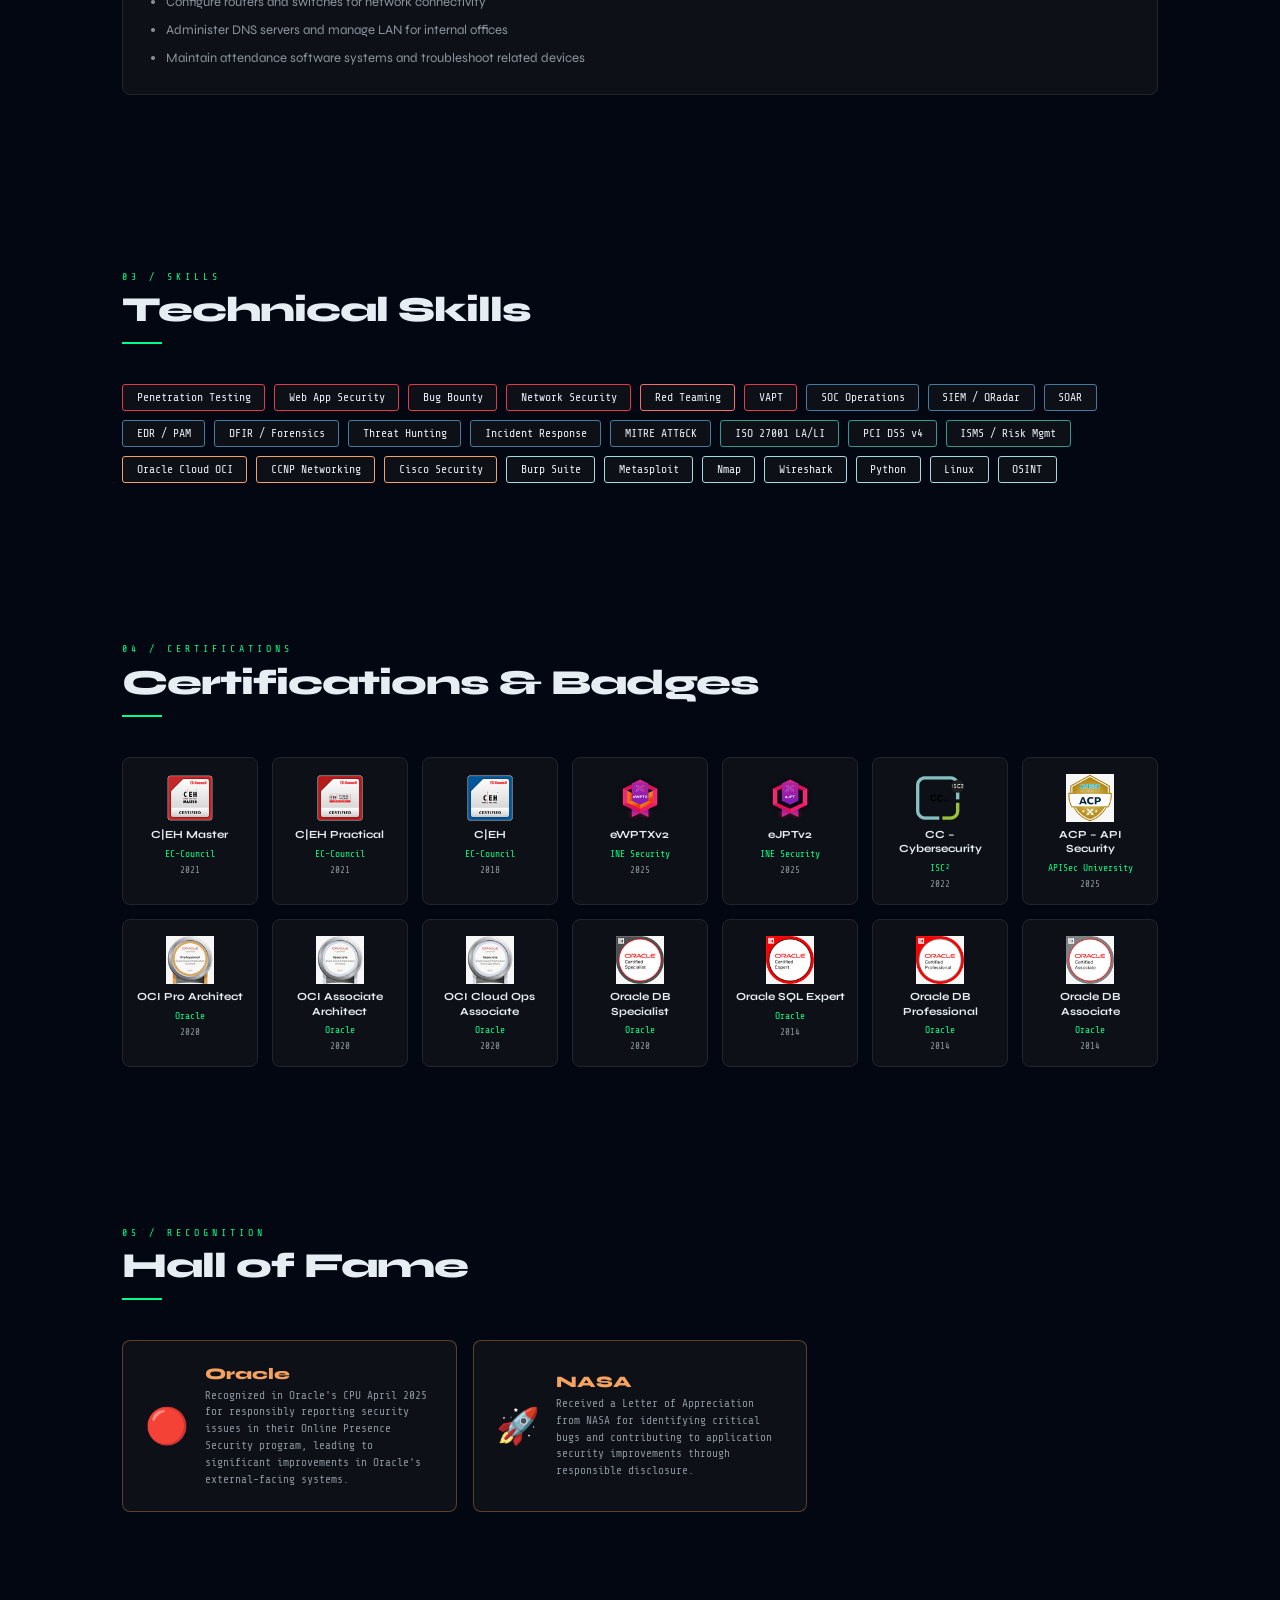
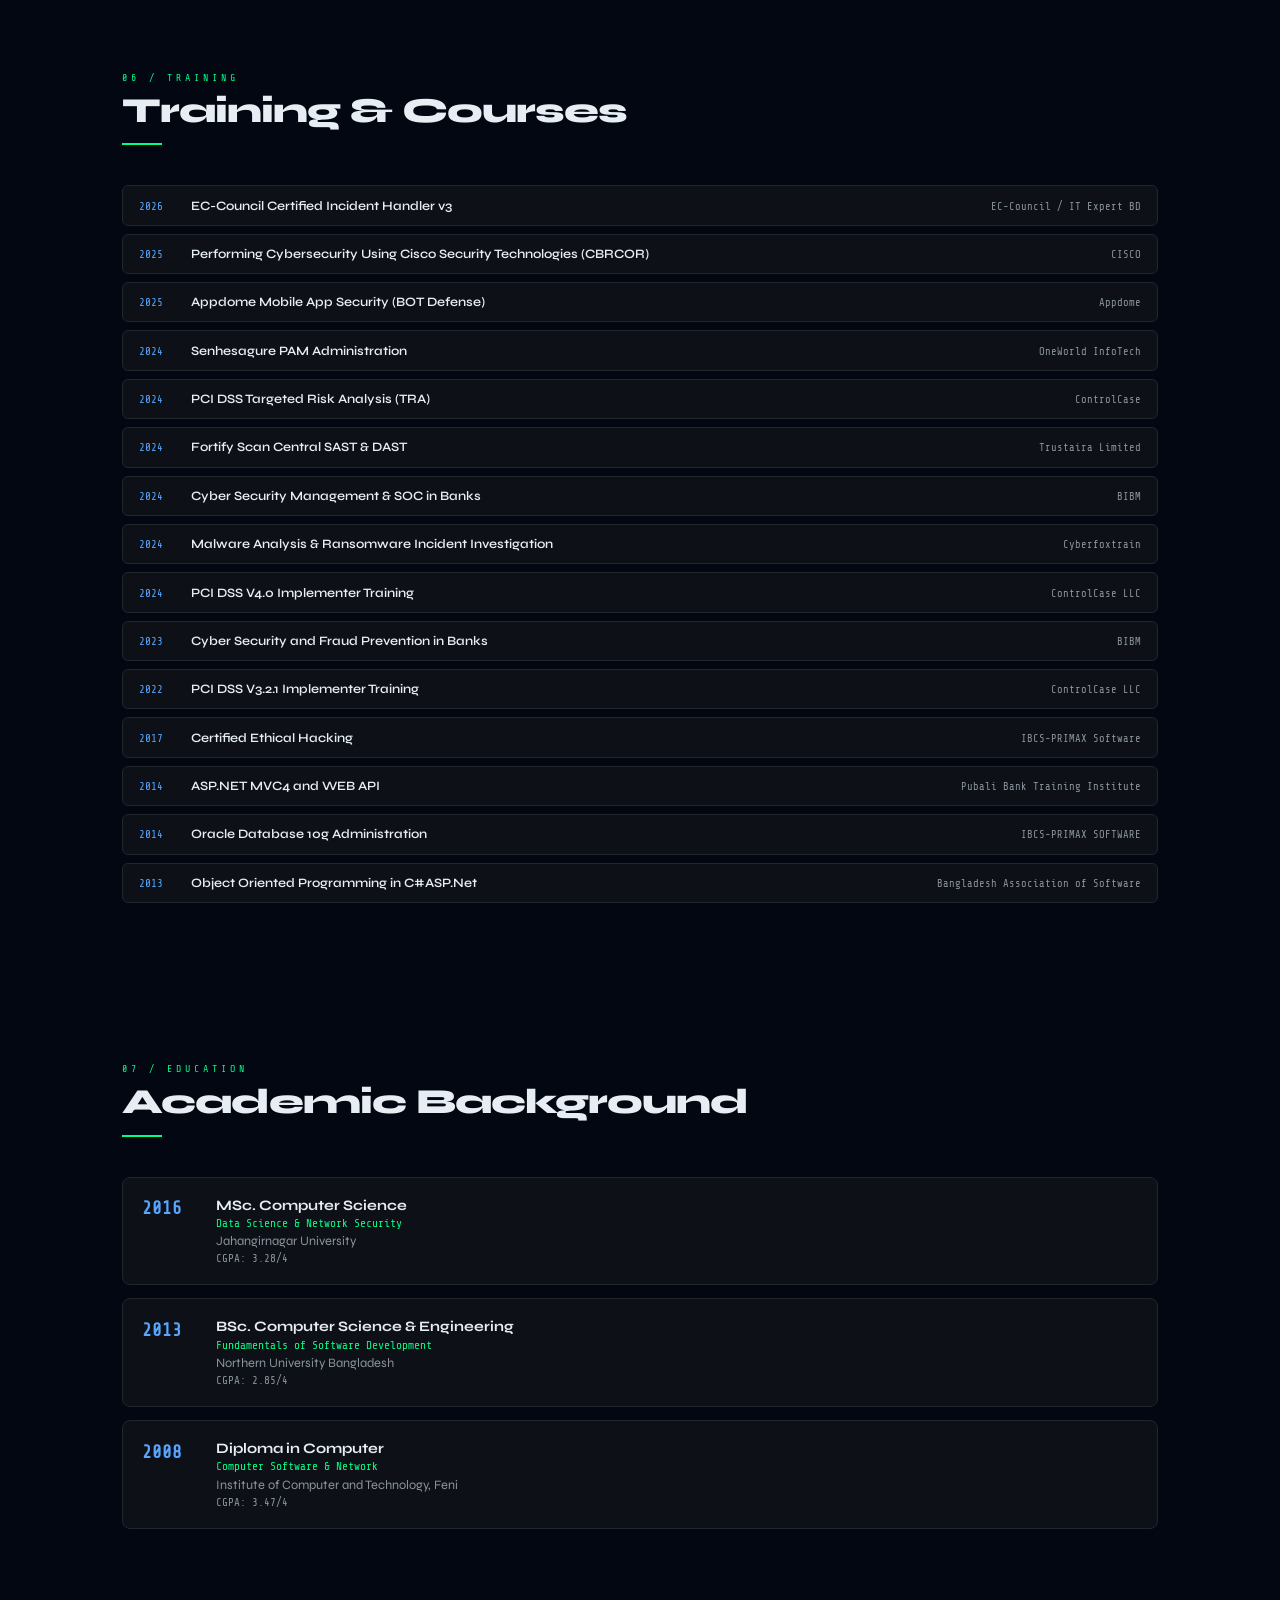
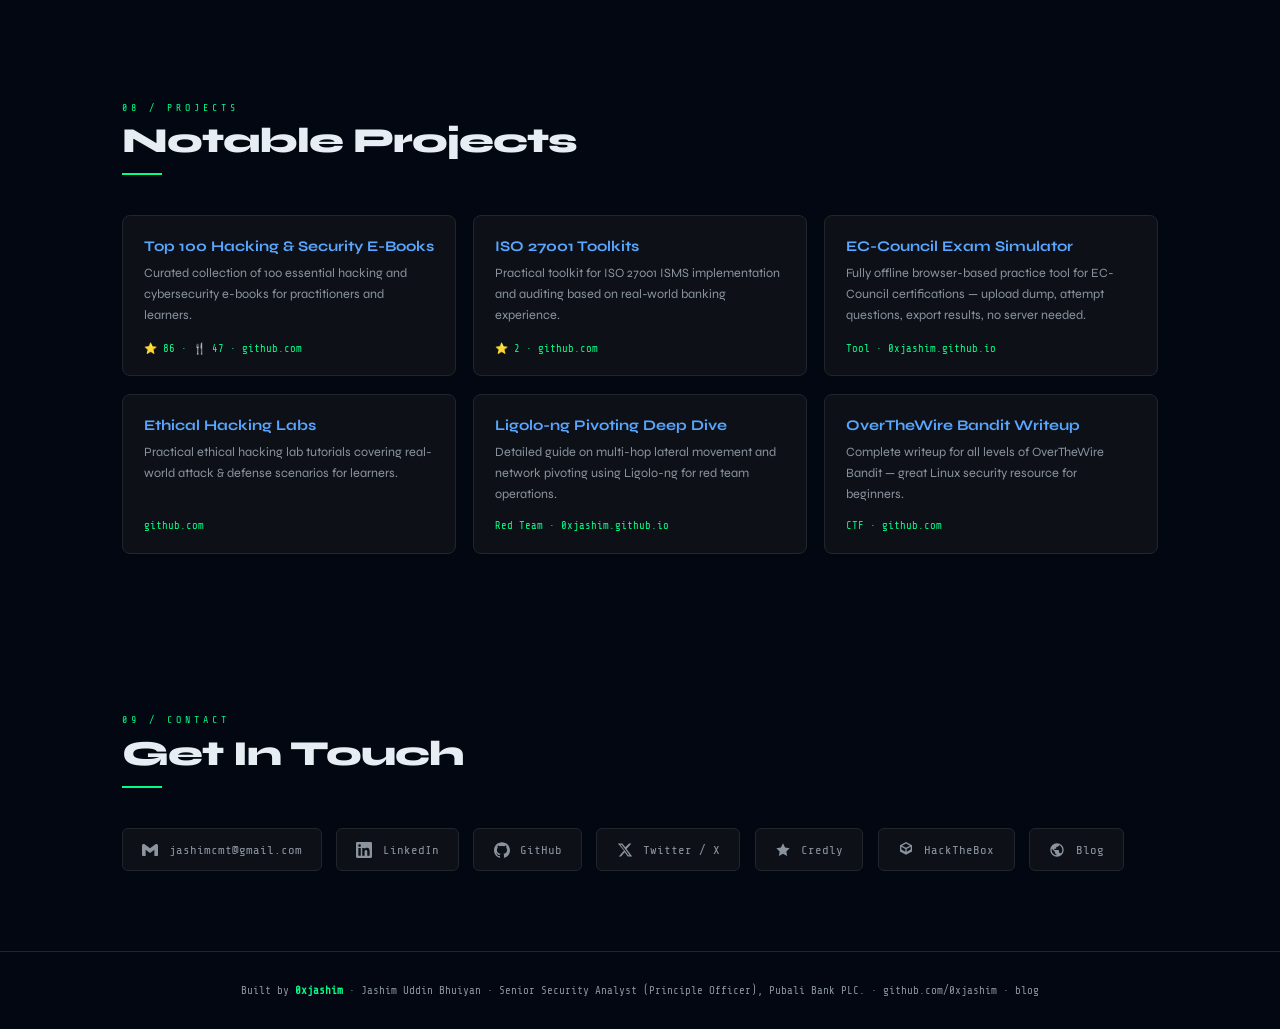
<file: index_old.html>
<!DOCTYPE html>
<html lang="en">
<head>
<meta charset="UTF-8"/>
<meta name="viewport" content="width=device-width,initial-scale=1"/>
<title>Jashim Uddin Bhuiyan | Cybersecurity Portfolio</title>
<link rel="preconnect" href="https://fonts.googleapis.com">
<link href="https://fonts.googleapis.com/css2?family=Bebas+Neue&family=Share+Tech+Mono&family=Syne:wght@400;700;800&display=swap" rel="stylesheet">
<style>
*,*::before,*::after{box-sizing:border-box;margin:0;padding:0}
html{scroll-behavior:smooth}
:root{
  --bg:#030712;--surface:#0d1117;--surface2:#161b22;
  --border:#21262d;--green:#00ff88;--red:#e63946;
  --blue:#58a6ff;--text:#e6edf3;--muted:#8b949e;
  --mono:'Share Tech Mono',monospace;--sans:'Syne',sans-serif;
}
body{background:var(--bg);color:var(--text);font-family:var(--sans);overflow-x:hidden}
body::after{content:'';position:fixed;inset:0;
  background-image:linear-gradient(rgba(0,255,136,.03) 1px,transparent 1px),
    linear-gradient(90deg,rgba(0,255,136,.03) 1px,transparent 1px);
  background-size:40px 40px;pointer-events:none;z-index:0}

/* NAV */
nav{position:fixed;top:0;width:100%;z-index:100;
  background:rgba(3,7,18,.92);backdrop-filter:blur(12px);
  border-bottom:1px solid var(--border);
  padding:0 1.5rem;display:flex;align-items:center;
  justify-content:space-between;height:56px}
.nav-logo{font-family:var(--mono);color:var(--green);font-size:.9rem;
  letter-spacing:2px;text-decoration:none}
.nav-links{display:flex;gap:1.5rem;list-style:none;flex-wrap:wrap}
.nav-links a{color:var(--muted);text-decoration:none;font-family:var(--mono);
  font-size:.7rem;letter-spacing:1px;text-transform:uppercase;transition:color .2s}
.nav-links a:hover{color:var(--green)}
.blink{animation:blink 1s step-end infinite;color:var(--green)}
@keyframes blink{50%{opacity:0}}

/* HERO */
#hero{min-height:100vh;display:flex;align-items:center;justify-content:center;
  position:relative;z-index:1;padding:6rem 2rem 4rem;text-align:center;overflow:hidden}
canvas#rain{position:absolute;inset:0;opacity:.18;z-index:0}
.hero-inner{position:relative;z-index:2;max-width:860px}
.hero-avatar{width:110px;height:110px;border-radius:50%;
  border:2px solid var(--green);box-shadow:0 0 30px rgba(0,255,136,.35);
  margin:0 auto 1.8rem;display:block;object-fit:cover}

/* GLITCH */
.glitch-wrap{position:relative;display:inline-block;margin-bottom:.6rem;cursor:pointer}
.glitch-layer{font-family:'Bebas Neue',sans-serif;
  font-size:clamp(3.2rem,11vw,7rem);letter-spacing:10px;line-height:1;
  text-transform:uppercase;display:block}
.gl-main{color:#fff;position:relative;text-shadow:0 0 20px rgba(255,255,255,.15)}
.gl-red,.gl-cyan,.gl-green{position:absolute;top:0;left:0;width:100%}
.gl-red{color:#ff0033;mix-blend-mode:screen}
.gl-cyan{color:#00ffff;mix-blend-mode:screen}
.gl-green{color:#00ff88;mix-blend-mode:screen}

.hero-fullname{font-family:var(--mono);font-size:.85rem;color:var(--muted);
  letter-spacing:3px;margin-bottom:.4rem}
.hero-role{font-family:var(--mono);font-size:.78rem;color:var(--green);
  letter-spacing:2px;margin-bottom:.4rem}
.hero-tagline{font-family:var(--mono);font-size:.68rem;
  color:rgba(0,255,136,.45);letter-spacing:1.5px;margin-bottom:2rem}

.cta-row{display:flex;gap:.8rem;justify-content:center;flex-wrap:wrap;margin-bottom:2.5rem}
.btn{padding:.6rem 1.4rem;font-family:var(--mono);font-size:.75rem;
  text-decoration:none;border-radius:4px;letter-spacing:1px;
  transition:all .2s;display:inline-flex;align-items:center;gap:.4rem}
.btn-primary{background:var(--green);color:#000;font-weight:700}
.btn-primary:hover{box-shadow:0 0 20px rgba(0,255,136,.5);transform:translateY(-2px)}
.btn-outline{border:1px solid var(--border);color:var(--text)}
.btn-outline:hover{border-color:var(--green);color:var(--green);transform:translateY(-2px)}

.stats{display:flex;gap:2rem;justify-content:center;flex-wrap:wrap}
.stat-num{font-family:var(--mono);font-size:1.6rem;font-weight:800;color:var(--green)}
.stat-lbl{font-family:var(--mono);font-size:.6rem;color:var(--muted);
  letter-spacing:2px;text-transform:uppercase}

/* SECTIONS */
section.sec{padding:5rem 2rem;max-width:1100px;margin:0 auto;position:relative;z-index:1}
.sec-label{font-family:var(--mono);font-size:.62rem;color:var(--green);
  letter-spacing:4px;text-transform:uppercase;margin-bottom:.4rem}
.sec-title{font-size:clamp(1.5rem,4vw,2.2rem);font-weight:800;letter-spacing:-1px}
.sec-line{width:40px;height:2px;background:var(--green);margin-top:.7rem;margin-bottom:2.5rem}

/* ABOUT */
.about-grid{display:grid;grid-template-columns:1fr 1fr;gap:3rem;align-items:start}
@media(max-width:700px){.about-grid{grid-template-columns:1fr}}
.about-text p{color:var(--muted);line-height:1.85;margin-bottom:1rem;font-size:.92rem}
.about-text strong{color:var(--text)}
.highlights{display:flex;flex-direction:column;gap:.65rem}
.hi{display:flex;align-items:center;gap:.8rem;padding:.7rem 1rem;
  background:var(--surface);border:1px solid var(--border);border-radius:6px;
  font-family:var(--mono);font-size:.75rem;color:var(--muted)}
.dot{width:6px;height:6px;border-radius:50%;background:var(--green);flex-shrink:0}

/* SKILLS */
.skills-wrap{display:flex;flex-wrap:wrap;gap:.55rem}
.stag{padding:.38rem .85rem;background:var(--surface);
  border:1px solid var(--c,var(--border));border-radius:3px;
  font-family:var(--mono);font-size:.72rem;color:var(--text);
  transition:all .2s;cursor:default}
.stag:hover{background:var(--c);color:#000;transform:translateY(-2px)}

/* EXPERIENCE */
.exp-card{background:var(--surface);border:1px solid var(--border);
  border-radius:8px;padding:1.5rem;margin-bottom:1rem;
  transition:border-color .2s}
.exp-card:hover{border-color:var(--green)}
.exp-header{display:flex;justify-content:space-between;align-items:flex-start;
  gap:1rem;flex-wrap:wrap;margin-bottom:.8rem}
.exp-role{font-weight:800;font-size:1rem;color:var(--green)}
.exp-company{font-size:.88rem;color:var(--text);margin-top:.15rem}
.exp-meta{font-family:var(--mono);font-size:.7rem;color:var(--muted);margin-top:.2rem}
.exp-period{text-align:right;flex-shrink:0}
.exp-badge{display:block;font-family:var(--mono);font-size:.72rem;
  color:var(--blue);white-space:nowrap}
.exp-dur{display:block;font-family:var(--mono);font-size:.65rem;color:var(--muted);margin-top:.2rem}
.exp-expertise{font-family:var(--mono);font-size:.7rem;color:rgba(0,255,136,.6);
  margin-bottom:.8rem;padding:.4rem .8rem;background:rgba(0,255,136,.05);
  border-radius:4px;display:inline-block}
.exp-duties{padding-left:1.2rem;display:flex;flex-direction:column;gap:.4rem}
.exp-duties li{font-size:.82rem;color:var(--muted);line-height:1.65}

/* EDUCATION */
.edu-card{display:flex;gap:1.5rem;align-items:flex-start;padding:1.2rem;
  background:var(--surface);border:1px solid var(--border);border-radius:8px;
  margin-bottom:.8rem;transition:border-color .2s}
.edu-card:hover{border-color:var(--blue)}
.edu-year{font-family:var(--mono);font-size:1.1rem;color:var(--blue);
  font-weight:800;min-width:50px;padding-top:.1rem}
.edu-degree{font-weight:700;font-size:.9rem;color:var(--text)}
.edu-major{font-family:var(--mono);font-size:.7rem;color:var(--green);margin-top:.2rem}
.edu-inst{font-size:.8rem;color:var(--muted);margin-top:.2rem}
.edu-result{font-family:var(--mono);font-size:.68rem;color:var(--muted);margin-top:.2rem}

/* CERTS */
.certs-grid{display:grid;grid-template-columns:repeat(auto-fill,minmax(130px,1fr));gap:.9rem}
.cert-card{background:var(--surface);border:1px solid var(--border);
  border-radius:8px;padding:1rem .7rem .9rem;text-align:center;
  text-decoration:none;color:var(--text);
  transition:all .25s;display:flex;flex-direction:column;align-items:center;gap:.4rem}
.cert-card:hover{border-color:var(--green);
  box-shadow:0 0 18px rgba(0,255,136,.15);transform:translateY(-4px)}
.cert-card img{width:48px;height:48px;object-fit:contain}
.cert-name{font-size:.68rem;font-weight:700;color:var(--text);line-height:1.3}
.cert-issuer{font-family:var(--mono);font-size:.6rem;color:var(--green)}
.cert-year{font-family:var(--mono);font-size:.58rem;color:var(--muted)}

/* HOF */
.hof-grid{display:grid;grid-template-columns:repeat(auto-fill,minmax(260px,1fr));gap:1rem}
.hof-card{background:var(--surface);border:1px solid #f4a26155;
  border-radius:8px;padding:1.4rem;display:flex;gap:1rem;align-items:center;
  text-decoration:none;color:var(--text);transition:all .25s}
.hof-card:hover{border-color:#f4a261;box-shadow:0 0 18px rgba(244,162,97,.15);transform:translateY(-3px)}
.hof-icon{font-size:2.2rem;flex-shrink:0}
.hof-org{font-weight:800;font-size:1rem;color:#f4a261}
.hof-desc{font-family:var(--mono);font-size:.7rem;color:var(--muted);margin-top:.3rem;line-height:1.5}

/* TRAINING */
.training-list{display:flex;flex-direction:column;gap:.5rem}
.training-item{display:flex;gap:1rem;align-items:baseline;padding:.7rem 1rem;
  background:var(--surface);border:1px solid var(--border);border-radius:6px;
  font-size:.8rem;transition:border-color .2s;flex-wrap:wrap}
.training-item:hover{border-color:var(--blue)}
.t-year{font-family:var(--mono);font-size:.68rem;color:var(--blue);
  min-width:36px;flex-shrink:0}
.t-name{color:var(--text);font-weight:600;flex:1}
.t-inst{font-family:var(--mono);font-size:.65rem;color:var(--muted)}

/* PROJECTS */
.projects-grid{display:grid;grid-template-columns:repeat(auto-fill,minmax(270px,1fr));gap:1.1rem}
.proj-card{background:var(--surface);border:1px solid var(--border);
  border-radius:8px;padding:1.3rem;text-decoration:none;color:var(--text);
  transition:all .25s;display:flex;flex-direction:column;gap:.5rem}
.proj-card:hover{border-color:var(--blue);
  box-shadow:0 0 16px rgba(88,166,255,.12);transform:translateY(-3px)}
.proj-title{font-weight:700;font-size:.92rem;color:var(--blue)}
.proj-desc{font-size:.79rem;color:var(--muted);line-height:1.65}
.proj-meta{font-family:var(--mono);font-size:.66rem;color:var(--green);
  margin-top:auto;padding-top:.5rem}

/* CONTACT */
.contact-row{display:flex;gap:.9rem;flex-wrap:wrap}
.contact-link{display:flex;align-items:center;gap:.65rem;padding:.8rem 1.2rem;
  background:var(--surface);border:1px solid var(--border);border-radius:6px;
  text-decoration:none;color:var(--muted);font-family:var(--mono);font-size:.77rem;
  transition:all .2s}
.contact-link:hover{border-color:var(--green);color:var(--green);transform:translateY(-2px)}
.contact-link svg{width:16px;height:16px;fill:currentColor;flex-shrink:0}

footer{text-align:center;padding:2rem;font-family:var(--mono);font-size:.68rem;
  color:var(--muted);border-top:1px solid var(--border);position:relative;z-index:1}
footer strong{color:var(--green)}
footer a{color:var(--muted);text-decoration:none}
</style>
</head>
<body>

<nav>
  <a class="nav-logo" href="#hero">0xjashim<span class="blink">_</span></a>
  <ul class="nav-links">
    <li><a href="#about">about</a></li>
    <li><a href="#experience">experience</a></li>
    <li><a href="#skills">skills</a></li>
    <li><a href="#certs">certs</a></li>
    <li><a href="#hof">hof</a></li>
    <li><a href="#training">training</a></li>
    <li><a href="#projects">projects</a></li>
    <li><a href="#contact">contact</a></li>
  </ul>
</nav>

<!-- HERO -->
<section id="hero">
  <canvas id="rain"></canvas>
  <div class="hero-inner">
    <img src="[data-uri]" alt="Jashim" class="hero-avatar"/>
    <div class="glitch-wrap" id="gw">
      <span class="glitch-layer gl-red"   id="gl-r">JASHIM</span>
      <span class="glitch-layer gl-cyan"  id="gl-c">JASHIM</span>
      <span class="glitch-layer gl-green" id="gl-g">JASHIM</span>
      <span class="glitch-layer gl-main"  id="gl-m">JASHIM</span>
    </div>
    <p class="hero-fullname">JASHIM UDDIN BHUIYAN</p>
    <p class="hero-role">Senior Security Analyst (Principle Officer) — Pubali Bank PLC.</p>
    <p class="hero-tagline">CEH Master · eWPTXv2 · ISO 27001 LA/LI · PCI DSS · Bug Bounty Hunter · CTF Player<span class="blink">_</span></p>
    <div class="cta-row">
      <a href="#certs" class="btn btn-primary">Certifications</a>
      <a href="#experience" class="btn btn-outline">Experience</a>
      <a href="https://github.com/0xjashim" target="_blank" class="btn btn-outline">GitHub</a>
      <a href="https://linkedin.com/in/jashim" target="_blank" class="btn btn-outline">LinkedIn</a>
      <a href="https://0xjashim.github.io" target="_blank" class="btn btn-outline">Blog</a>
    </div>
    <div class="stats">
      <div class="stat"><div class="stat-num">15+</div><div class="stat-lbl">Years IT</div></div>
      <div class="stat"><div class="stat-num">8+</div><div class="stat-lbl">Years CyberSec</div></div>
      <div class="stat"><div class="stat-num">14+</div><div class="stat-lbl">Certifications</div></div>
      <div class="stat"><div class="stat-num">Top 1%</div><div class="stat-lbl">TryHackMe</div></div>
      <div class="stat"><div class="stat-num">HoF</div><div class="stat-lbl">NASA · Oracle</div></div>
    </div>
  </div>
</section>

<!-- ABOUT -->
<section class="sec" id="about">
  <p class="sec-label">01 / about</p>
  <h2 class="sec-title">Who Am I</h2>
  <div class="sec-line"></div>
  <div class="about-grid">
    <div class="about-text">
      <p>I'm <strong>Jashim Uddin Bhuiyan</strong>, a cybersecurity professional with <strong>15+ years in banking IT</strong> and <strong>8+ years in cybersecurity</strong>, currently serving as <strong>Senior Security Analyst (Principle Officer) at Pubali Bank PLC.</strong> in their Security Operation Center.</p>
      <p>I specialize in <strong>SOC operations, SIEM/SOAR/EDR/PAM</strong> management, threat detection, incident response, vulnerability management, and penetration testing. I drive compliance with <strong>ISO 27001 and PCI DSS v4</strong> frameworks.</p>
      <p>Off hours I hunt bugs on <strong>HackerOne</strong>, play CTFs on <strong>HackTheBox</strong> (Top 1% TryHackMe), and have been recognized in the <strong>NASA and Oracle Hall of Fame</strong> for responsible disclosure.</p>
    </div>
    <div class="highlights">
      <div class="hi"><span class="dot"></span>Senior Security Analyst (Principle Officer) — SOC, Pubali Bank PLC. (2026–Present)</div>
      <div class="hi"><span class="dot"></span>Senior Officer — SOC, Pubali Bank Ltd. (2021–2025)</div>
      <div class="hi"><span class="dot"></span>Bug Bounty Hunter @ HackerOne VDP Programs</div>
      <div class="hi"><span class="dot"></span>Top 1% @ TryHackMe · Active HackTheBox Player</div>
      <div class="hi"><span class="dot"></span>🏆 NASA Hall of Fame — Responsible Disclosure</div>
      <div class="hi"><span class="dot"></span>🏆 Oracle Hall of Fame — Online Presence Security</div>
      <div class="hi"><span class="dot"></span>ISO 27001 Lead Auditor &amp; Lead Implementer</div>
      <div class="hi"><span class="dot"></span>PCI DSS v4 Implementer &amp; Compliance Lead</div>
      <div class="hi"><span class="dot"></span>MSc. Computer Science — Jahangirnagar University</div>
    </div>
  </div>
</section>

<!-- EXPERIENCE -->
<section class="sec" id="experience">
  <p class="sec-label">02 / experience</p>
  <h2 class="sec-title">Work Experience</h2>
  <div class="sec-line"></div>
  
    <div class="exp-card">
      <div class="exp-header">
        <div>
          <div class="exp-role">Senior Security Analyst (Principle Officer)</div>
          <div class="exp-company">Pubali Bank PLC.</div>
          <div class="exp-meta">Dilkusha C/A, Motijheel, Dhaka</div>
        </div>
        <div class="exp-period">
          <span class="exp-badge">Jan 2026 – Present</span>
          <span class="exp-dur">Current Role</span>
        </div>
      </div>
      <div class="exp-expertise">⚡ Cyber Security · Security Operations Center · Penetration Testing</div>
      <ul class="exp-duties">
        <li>Lead and oversee all security analyst operations within the Security Operation Center (SOC)</li>
        <li>Perform advanced threat hunting, SIEM/SOAR tuning, and incident response management</li>
        <li>Conduct Vulnerability Assessment and Penetration Testing (VAPT) for infrastructure and applications</li>
        <li>Drive compliance with ISO 27001, PCI DSS v4, and regulatory security frameworks</li>
        <li>Mentor junior security analysts and coordinate with BD-CIRT for national cyber drills</li>
      </ul>
    </div>

    <div class="exp-card">
      <div class="exp-header">
        <div>
          <div class="exp-role">Senior Officer</div>
          <div class="exp-company">Pubali Bank Ltd.</div>
          <div class="exp-meta">Dilkusha C/A, Motijheel, Dhaka</div>
        </div>
        <div class="exp-period">
          <span class="exp-badge">Jul 2021 – Dec 2025</span>
          <span class="exp-dur">4.5 yrs</span>
        </div>
      </div>
      <div class="exp-expertise">⚡ Cyber Security · Penetration Testing · Security Operations Center</div>
      <ul class="exp-duties"><li>Lead SOC operations — managing teams, monitoring, and incident response to detect and mitigate cyber threats</li><li>Perform Vulnerability Assessment and Penetration Testing (VAPT) for both infrastructure and applications</li><li>Hunt for vulnerabilities in web apps, mobile apps, APIs, and network infrastructure</li><li>Implement security controls, risk assessment frameworks aligned with regulatory requirements</li><li>Create SIEM use cases, rules, and RegEx to enhance detection capabilities in QRadar</li><li>Conduct malware analysis, SOAR/PAM deployment, PCI DSS compliance, and ISO 27001 implementation</li><li>Participate in BD-CIRT Cyber Drills (National and Financial Institutions) and FINDrill exercises</li></ul>
    </div>
    <div class="exp-card">
      <div class="exp-header">
        <div>
          <div class="exp-role">Officer (Computer Engineer)</div>
          <div class="exp-company">Pubali Bank Limited</div>
          <div class="exp-meta">Motijheel, Dhaka</div>
        </div>
        <div class="exp-period">
          <span class="exp-badge">Jan 2017 – Jun 2021</span>
          <span class="exp-dur">4.5 yrs</span>
        </div>
      </div>
      <div class="exp-expertise">⚡ Cyber Security · Information Security</div>
      <ul class="exp-duties"><li>Define, implement, and maintain corporate security policies, providing end-user training</li><li>Conduct security analysis and reporting of events collected from ICT infrastructure logs</li><li>Monitor and audit firewalls, IPS/IDS, ESA, WSA, TG, FMC, and other security devices</li><li>Perform VAPT using Qualys and open-source tools</li><li>Ensure security risk assessment and mitigation strategy implementation</li></ul>
    </div>
    <div class="exp-card">
      <div class="exp-header">
        <div>
          <div class="exp-role">Computer Engineer (Junior Officer)</div>
          <div class="exp-company">Pubali Bank Ltd.</div>
          <div class="exp-meta">Dilkusha C/A, 10th Floor, ITD, Dhaka</div>
        </div>
        <div class="exp-period">
          <span class="exp-badge">Sep 2011 – Dec 2016</span>
          <span class="exp-dur">5.3 yrs</span>
        </div>
      </div>
      <div class="exp-expertise">⚡ Software Implementation</div>
      <ul class="exp-duties"><li>Design, develop, and test BACPS, BEFTN, and RTGS application software</li><li>Install, configure, and maintain PBM servers including HSM and FTP systems</li><li>Reconcile daily BACPS/BEFTN/RTGS settlements with Bangladesh Bank</li><li>Perform regular backups of configurations, databases, and certificates</li></ul>
    </div>
    <div class="exp-card">
      <div class="exp-header">
        <div>
          <div class="exp-role">IT Officer</div>
          <div class="exp-company">Prochito Integrated Marketing and Communication Ltd</div>
          <div class="exp-meta">Banglamotor, Dhaka</div>
        </div>
        <div class="exp-period">
          <span class="exp-badge">Mar 2011 – Sep 2011</span>
          <span class="exp-dur">0.5 yrs</span>
        </div>
      </div>
      <div class="exp-expertise">⚡ IT System Management</div>
      <ul class="exp-duties"><li>Configure routers and switches for network connectivity</li><li>Administer DNS servers and manage LAN for internal offices</li><li>Maintain attendance software systems and troubleshoot related devices</li></ul>
    </div>
</section>

<!-- SKILLS -->
<section class="sec" id="skills">
  <p class="sec-label">03 / skills</p>
  <h2 class="sec-title">Technical Skills</h2>
  <div class="sec-line"></div>
  <div class="skills-wrap"><span class="stag" style="--c:#e63946">Penetration Testing</span><span class="stag" style="--c:#e63946">Web App Security</span><span class="stag" style="--c:#e63946">Bug Bounty</span><span class="stag" style="--c:#e63946">Network Security</span><span class="stag" style="--c:#ff6b6b">Red Teaming</span><span class="stag" style="--c:#e63946">VAPT</span><span class="stag" style="--c:#457b9d">SOC Operations</span><span class="stag" style="--c:#457b9d">SIEM / QRadar</span><span class="stag" style="--c:#457b9d">SOAR</span><span class="stag" style="--c:#457b9d">EDR / PAM</span><span class="stag" style="--c:#457b9d">DFIR / Forensics</span><span class="stag" style="--c:#457b9d">Threat Hunting</span><span class="stag" style="--c:#457b9d">Incident Response</span><span class="stag" style="--c:#457b9d">MITRE ATT&CK</span><span class="stag" style="--c:#2a9d8f">ISO 27001 LA/LI</span><span class="stag" style="--c:#2a9d8f">PCI DSS v4</span><span class="stag" style="--c:#2a9d8f">ISMS / Risk Mgmt</span><span class="stag" style="--c:#f4a261">Oracle Cloud OCI</span><span class="stag" style="--c:#f4a261">CCNP Networking</span><span class="stag" style="--c:#f4a261">Cisco Security</span><span class="stag" style="--c:#a8dadc">Burp Suite</span><span class="stag" style="--c:#a8dadc">Metasploit</span><span class="stag" style="--c:#a8dadc">Nmap</span><span class="stag" style="--c:#a8dadc">Wireshark</span><span class="stag" style="--c:#a8dadc">Python</span><span class="stag" style="--c:#a8dadc">Linux</span><span class="stag" style="--c:#a8dadc">OSINT</span></div>
</section>

<!-- CERTS -->
<section class="sec" id="certs">
  <p class="sec-label">04 / certifications</p>
  <h2 class="sec-title">Certifications &amp; Badges</h2>
  <div class="sec-line"></div>
  <div class="certs-grid"><a href="https://aspen.eccouncil.org/VerifyBadge?type=certification&a=mCBTSKgUjYoRugeLwGrmoRAIQ/SKh7kyLW60F1bEagg=" target="_blank" class="cert-card">
          <img src="[data-uri]" alt="C|EH Master"/>
          <span class="cert-name">C|EH Master</span>
          <span class="cert-issuer">EC-Council</span>
          <span class="cert-year">2021</span>
        </a><a href="https://aspen.eccouncil.org/VerifyBadge?type=certification&a=B+aEtzVCE8h+aXDJsGdxQrBxNbwmesAIzBbUUIOVLKo=" target="_blank" class="cert-card">
          <img src="[data-uri]" alt="C|EH Practical"/>
          <span class="cert-name">C|EH Practical</span>
          <span class="cert-issuer">EC-Council</span>
          <span class="cert-year">2021</span>
        </a><a href="https://aspen.eccouncil.org/VerifyBadge?type=certification&a=B+aEtzVCE8h+aXDJsGdxQqEMG8QedAO0l67NXZQa5BI=" target="_blank" class="cert-card">
          <img src="[data-uri]" alt="C|EH"/>
          <span class="cert-name">C|EH</span>
          <span class="cert-issuer">EC-Council</span>
          <span class="cert-year">2018</span>
        </a><a href="https://certs.ine.com/af160ea1-4f11-4065-8581-7f68c4703dfa" target="_blank" class="cert-card">
          <img src="[data-uri]" alt="eWPTXv2"/>
          <span class="cert-name">eWPTXv2</span>
          <span class="cert-issuer">INE Security</span>
          <span class="cert-year">2025</span>
        </a><a href="https://certs.ine.com/ba09764e-228c-4120-8ef0-b55134d1e924" target="_blank" class="cert-card">
          <img src="[data-uri]" alt="eJPTv2"/>
          <span class="cert-name">eJPTv2</span>
          <span class="cert-issuer">INE Security</span>
          <span class="cert-year">2025</span>
        </a><a href="https://www.credly.com/users/0x0jashim/badges" target="_blank" class="cert-card">
          <img src="[data-uri]" alt="CC – Cybersecurity"/>
          <span class="cert-name">CC – Cybersecurity</span>
          <span class="cert-issuer">ISC²</span>
          <span class="cert-year">2022</span>
        </a><a href="https://www.credly.com/users/0x0jashim/badges" target="_blank" class="cert-card">
          <img src="[data-uri]" alt="ACP – API Security"/>
          <span class="cert-name">ACP – API Security</span>
          <span class="cert-issuer">APISec University</span>
          <span class="cert-year">2025</span>
        </a><a href="https://www.credly.com/users/0x0jashim/badges" target="_blank" class="cert-card">
          <img src="[data-uri]" alt="OCI Pro Architect"/>
          <span class="cert-name">OCI Pro Architect</span>
          <span class="cert-issuer">Oracle</span>
          <span class="cert-year">2020</span>
        </a><a href="https://www.credly.com/users/0x0jashim/badges" target="_blank" class="cert-card">
          <img src="[data-uri]" alt="OCI Associate Architect"/>
          <span class="cert-name">OCI Associate Architect</span>
          <span class="cert-issuer">Oracle</span>
          <span class="cert-year">2020</span>
        </a><a href="https://www.credly.com/users/0x0jashim/badges" target="_blank" class="cert-card">
          <img src="[data-uri]" alt="OCI Cloud Ops Associate"/>
          <span class="cert-name">OCI Cloud Ops Associate</span>
          <span class="cert-issuer">Oracle</span>
          <span class="cert-year">2020</span>
        </a><a href="https://www.credly.com/users/0x0jashim/badges" target="_blank" class="cert-card">
          <img src="[data-uri]" alt="Oracle DB Specialist"/>
          <span class="cert-name">Oracle DB Specialist</span>
          <span class="cert-issuer">Oracle</span>
          <span class="cert-year">2020</span>
        </a><a href="https://www.credly.com/users/0x0jashim/badges" target="_blank" class="cert-card">
          <img src="[data-uri]" alt="Oracle SQL Expert"/>
          <span class="cert-name">Oracle SQL Expert</span>
          <span class="cert-issuer">Oracle</span>
          <span class="cert-year">2014</span>
        </a><a href="https://www.credly.com/users/0x0jashim/badges" target="_blank" class="cert-card">
          <img src="[data-uri]" alt="Oracle DB Professional"/>
          <span class="cert-name">Oracle DB Professional</span>
          <span class="cert-issuer">Oracle</span>
          <span class="cert-year">2014</span>
        </a><a href="https://www.credly.com/users/0x0jashim/badges" target="_blank" class="cert-card">
          <img src="[data-uri]" alt="Oracle DB Associate"/>
          <span class="cert-name">Oracle DB Associate</span>
          <span class="cert-issuer">Oracle</span>
          <span class="cert-year">2014</span>
        </a></div>
</section>

<!-- HOF -->
<section class="sec" id="hof">
  <p class="sec-label">05 / recognition</p>
  <h2 class="sec-title">Hall of Fame</h2>
  <div class="sec-line"></div>
  <div class="hof-grid">
    <a href="https://www.oracle.com/security-alerts/cpuapr2025.html" target="_blank" class="hof-card">
      <span class="hof-icon">🔴</span>
      <div>
        <div class="hof-org">Oracle</div>
        <div class="hof-desc">Recognized in Oracle's CPU April 2025 for responsibly reporting security issues in their Online Presence Security program, leading to significant improvements in Oracle's external-facing systems.</div>
      </div>
    </a>
    <a href="#" target="_blank" class="hof-card">
      <span class="hof-icon">🚀</span>
      <div>
        <div class="hof-org">NASA</div>
        <div class="hof-desc">Received a Letter of Appreciation from NASA for identifying critical bugs and contributing to application security improvements through responsible disclosure.</div>
      </div>
    </a>
  </div>
</section>

<!-- TRAINING -->
<section class="sec" id="training">
  <p class="sec-label">06 / training</p>
  <h2 class="sec-title">Training &amp; Courses</h2>
  <div class="sec-line"></div>
  <div class="training-list"><div class="training-item"><span class="t-year">2026</span><span class="t-name">EC-Council Certified Incident Handler v3</span><span class="t-inst">EC-Council / IT Expert BD</span></div><div class="training-item"><span class="t-year">2025</span><span class="t-name">Performing Cybersecurity Using Cisco Security Technologies (CBRCOR)</span><span class="t-inst">CISCO</span></div><div class="training-item"><span class="t-year">2025</span><span class="t-name">Appdome Mobile App Security (BOT Defense)</span><span class="t-inst">Appdome</span></div><div class="training-item"><span class="t-year">2024</span><span class="t-name">Senhesagure PAM Administration</span><span class="t-inst">OneWorld InfoTech</span></div><div class="training-item"><span class="t-year">2024</span><span class="t-name">PCI DSS Targeted Risk Analysis (TRA)</span><span class="t-inst">ControlCase</span></div><div class="training-item"><span class="t-year">2024</span><span class="t-name">Fortify Scan Central SAST & DAST</span><span class="t-inst">Trustaira Limited</span></div><div class="training-item"><span class="t-year">2024</span><span class="t-name">Cyber Security Management & SOC in Banks</span><span class="t-inst">BIBM</span></div><div class="training-item"><span class="t-year">2024</span><span class="t-name">Malware Analysis & Ransomware Incident Investigation</span><span class="t-inst">Cyberfoxtrain</span></div><div class="training-item"><span class="t-year">2024</span><span class="t-name">PCI DSS V4.0 Implementer Training</span><span class="t-inst">ControlCase LLC</span></div><div class="training-item"><span class="t-year">2023</span><span class="t-name">Cyber Security and Fraud Prevention in Banks</span><span class="t-inst">BIBM</span></div><div class="training-item"><span class="t-year">2022</span><span class="t-name">PCI DSS V3.2.1 Implementer Training</span><span class="t-inst">ControlCase LLC</span></div><div class="training-item"><span class="t-year">2017</span><span class="t-name">Certified Ethical Hacking</span><span class="t-inst">IBCS-PRIMAX Software</span></div><div class="training-item"><span class="t-year">2014</span><span class="t-name">ASP.NET MVC4 and WEB API</span><span class="t-inst">Pubali Bank Training Institute</span></div><div class="training-item"><span class="t-year">2014</span><span class="t-name">Oracle Database 10g Administration</span><span class="t-inst">IBCS-PRIMAX SOFTWARE</span></div><div class="training-item"><span class="t-year">2013</span><span class="t-name">Object Oriented Programming in C#ASP.Net</span><span class="t-inst">Bangladesh Association of Software</span></div></div>
</section>

<!-- EDUCATION -->
<section class="sec" id="education">
  <p class="sec-label">07 / education</p>
  <h2 class="sec-title">Academic Background</h2>
  <div class="sec-line"></div>
  <div class="edu-card">
      <div class="edu-year">2016</div>
      <div class="edu-info">
        <div class="edu-degree">MSc. Computer Science</div>
        <div class="edu-major">Data Science & Network Security</div>
        <div class="edu-inst">Jahangirnagar University</div>
        <div class="edu-result">CGPA: 3.28/4</div>
      </div>
    </div><div class="edu-card">
      <div class="edu-year">2013</div>
      <div class="edu-info">
        <div class="edu-degree">BSc. Computer Science & Engineering</div>
        <div class="edu-major">Fundamentals of Software Development</div>
        <div class="edu-inst">Northern University Bangladesh</div>
        <div class="edu-result">CGPA: 2.85/4</div>
      </div>
    </div><div class="edu-card">
      <div class="edu-year">2008</div>
      <div class="edu-info">
        <div class="edu-degree">Diploma in Computer</div>
        <div class="edu-major">Computer Software & Network</div>
        <div class="edu-inst">Institute of Computer and Technology, Feni</div>
        <div class="edu-result">CGPA: 3.47/4</div>
      </div>
    </div>
</section>

<!-- PROJECTS -->
<section class="sec" id="projects">
  <p class="sec-label">08 / projects</p>
  <h2 class="sec-title">Notable Projects</h2>
  <div class="sec-line"></div>
  <div class="projects-grid">
    <a href="https://github.com/0xjashim/Top-100-Hacking-Security-E-Books-Free-Download-2019" target="_blank" class="proj-card">
      <div class="proj-title">Top 100 Hacking &amp; Security E-Books</div>
      <div class="proj-desc">Curated collection of 100 essential hacking and cybersecurity e-books for practitioners and learners.</div>
      <div class="proj-meta">⭐ 86 · 🍴 47 · github.com</div>
    </a>
    <a href="https://github.com/0xjashim/ISO27001-Toolkits" target="_blank" class="proj-card">
      <div class="proj-title">ISO 27001 Toolkits</div>
      <div class="proj-desc">Practical toolkit for ISO 27001 ISMS implementation and auditing based on real-world banking experience.</div>
      <div class="proj-meta">⭐ 2 · github.com</div>
    </a>
    <a href="https://0xjashim.github.io/tools/2024/01/01/ec-council-exam-simulator.html" target="_blank" class="proj-card">
      <div class="proj-title">EC-Council Exam Simulator</div>
      <div class="proj-desc">Fully offline browser-based practice tool for EC-Council certifications — upload dump, attempt questions, export results, no server needed.</div>
      <div class="proj-meta">Tool · 0xjashim.github.io</div>
    </a>
    <a href="https://github.com/0xjashim/Ethical-Hacking-Labs" target="_blank" class="proj-card">
      <div class="proj-title">Ethical Hacking Labs</div>
      <div class="proj-desc">Practical ethical hacking lab tutorials covering real-world attack &amp; defense scenarios for learners.</div>
      <div class="proj-meta">github.com</div>
    </a>
    <a href="https://0xjashim.github.io/red-team/2025/07/01/ligolo-ng-pivoting.html" target="_blank" class="proj-card">
      <div class="proj-title">Ligolo-ng Pivoting Deep Dive</div>
      <div class="proj-desc">Detailed guide on multi-hop lateral movement and network pivoting using Ligolo-ng for red team operations.</div>
      <div class="proj-meta">Red Team · 0xjashim.github.io</div>
    </a>
    <a href="https://github.com/0xjashim/Overthewire-Bandit-Writeup" target="_blank" class="proj-card">
      <div class="proj-title">OverTheWire Bandit Writeup</div>
      <div class="proj-desc">Complete writeup for all levels of OverTheWire Bandit — great Linux security resource for beginners.</div>
      <div class="proj-meta">CTF · github.com</div>
    </a>
  </div>
</section>

<!-- CONTACT -->
<section class="sec" id="contact">
  <p class="sec-label">09 / contact</p>
  <h2 class="sec-title">Get In Touch</h2>
  <div class="sec-line"></div>
  <div class="contact-row">
    <a href="mailto:jashimcmt@gmail.com" class="contact-link">
      <svg viewBox="0 0 24 24"><path d="M24 5.457v13.909c0 .904-.732 1.636-1.636 1.636h-3.819V11.73L12 16.64l-6.545-4.91v9.273H1.636A1.636 1.636 0 0 1 0 19.366V5.457c0-2.023 2.309-3.178 3.927-1.964L5.455 4.64 12 9.548l6.545-4.910 1.528-1.145C21.69 2.28 24 3.434 24 5.457z"/></svg>
      jashimcmt@gmail.com
    </a>
    <a href="https://linkedin.com/in/jashim" target="_blank" class="contact-link">
      <svg viewBox="0 0 24 24"><path d="M20.447 20.452h-3.554v-5.569c0-1.328-.027-3.037-1.852-3.037-1.853 0-2.136 1.445-2.136 2.939v5.667H9.351V9h3.414v1.561h.046c.477-.9 1.637-1.85 3.37-1.85 3.601 0 4.267 2.37 4.267 5.455v6.286zM5.337 7.433a2.062 2.062 0 0 1-2.063-2.065 2.064 2.064 0 1 1 2.063 2.065zm1.782 13.019H3.555V9h3.564v11.452zM22.225 0H1.771C.792 0 0 .774 0 1.729v20.542C0 23.227.792 24 1.771 24h20.451C23.2 24 24 23.227 24 22.271V1.729C24 .774 23.2 0 22.222 0h.003z"/></svg>
      LinkedIn
    </a>
    <a href="https://github.com/0xjashim" target="_blank" class="contact-link">
      <svg viewBox="0 0 24 24"><path d="M12 .297c-6.63 0-12 5.373-12 12 0 5.303 3.438 9.8 8.205 11.385.6.113.82-.258.82-.577 0-.285-.01-1.04-.015-2.04-3.338.724-4.042-1.61-4.042-1.61C4.422 18.07 3.633 17.7 3.633 17.7c-1.087-.744.084-.729.084-.729 1.205.084 1.838 1.236 1.838 1.236 1.07 1.835 2.809 1.305 3.495.998.108-.776.417-1.305.76-1.605-2.665-.3-5.466-1.332-5.466-5.93 0-1.31.465-2.38 1.235-3.22-.135-.303-.54-1.523.105-3.176 0 0 1.005-.322 3.3 1.23.96-.267 1.98-.399 3-.405 1.02.006 2.04.138 3 .405 2.28-1.552 3.285-1.23 3.285-1.23.645 1.653.24 2.873.12 3.176.765.84 1.23 1.91 1.23 3.22 0 4.61-2.805 5.625-5.475 5.92.42.36.81 1.096.81 2.22 0 1.606-.015 2.896-.015 3.286 0 .315.21.69.825.57C20.565 22.092 24 17.592 24 12.297c0-6.627-5.373-12-12-12"/></svg>
      GitHub
    </a>
    <a href="https://twitter.com/0xj4shim" target="_blank" class="contact-link">
      <svg viewBox="0 0 24 24"><path d="M18.244 2.25h3.308l-7.227 8.26 8.502 11.24H16.17l-4.714-6.231-5.401 6.231H2.748l7.73-8.835L1.254 2.25H8.08l4.253 5.622zm-1.161 17.52h1.833L7.084 4.126H5.117z"/></svg>
      Twitter / X
    </a>
    <a href="https://www.credly.com/users/0x0jashim/badges" target="_blank" class="contact-link">
      <svg viewBox="0 0 24 24"><path d="M12 2l3.09 6.26L22 9.27l-5 4.87 1.18 6.88L12 17.77l-6.18 3.25L7 14.14 2 9.27l6.91-1.01L12 2z"/></svg>
      Credly
    </a>
    <a href="https://app.hackthebox.com/profile/5674" target="_blank" class="contact-link">
      <svg viewBox="0 0 24 24"><path d="M11.996 0L3 4.8v9.601l8.996 4.799L21 14.4V4.8L11.996 0zm-1 14.6L5 11.4V7.2l6 3.2v4.2zm1-5.8L6.004 5.6 12 2.4l5.996 3.2L12 8.8zm7 2.6l-6 3.2v-4.2l6-3.2v4.2z"/></svg>
      HackTheBox
    </a>
    <a href="https://0xjashim.github.io" target="_blank" class="contact-link">
      <svg viewBox="0 0 24 24"><path d="M12 2C6.48 2 2 6.48 2 12s4.48 10 10 10 10-4.48 10-10S17.52 2 12 2zm-1 17.93c-3.95-.49-7-3.85-7-7.93 0-.62.08-1.21.21-1.79L9 15v1c0 1.1.9 2 2 2v1.93zm6.9-2.54c-.26-.81-1-1.39-1.9-1.39h-1v-3c0-.55-.45-1-1-1H8v-2h2c.55 0 1-.45 1-1V7h2c1.1 0 2-.9 2-2v-.41c2.93 1.19 5 4.06 5 7.41 0 2.08-.8 3.97-2.1 5.39z"/></svg>
      Blog
    </a>
  </div>
</section>

<footer>
  <p>Built by <strong>0xjashim</strong> · Jashim Uddin Bhuiyan · Senior Security Analyst (Principle Officer), Pubali Bank PLC. ·
  <a href="https://github.com/0xjashim">github.com/0xjashim</a> ·
  <a href="https://0xjashim.github.io">blog</a></p>
</footer>

<script>
// MATRIX RAIN
const cv=document.getElementById('rain');
const ctx=cv.getContext('2d');
function resize(){cv.width=window.innerWidth;cv.height=window.innerHeight}
resize();window.addEventListener('resize',resize);
const chars='01アイウエオカキクケコサシスセソタチツテト<>{}[]|%$#@!';
let drops=[];
function initDrops(){
  const cols=Math.floor(cv.width/14);
  drops=Array(cols).fill(0).map(()=>Math.random()*-80);
}
initDrops();window.addEventListener('resize',initDrops);
function rain(){
  ctx.fillStyle='rgba(0,0,0,0.05)';ctx.fillRect(0,0,cv.width,cv.height);
  ctx.fillStyle='#00ff88';ctx.font='11px "Share Tech Mono",monospace';
  drops.forEach((y,i)=>{
    ctx.fillText(chars[Math.floor(Math.random()*chars.length)],i*14,y*14);
    if(y*14>cv.height&&Math.random()>.975)drops[i]=0;
    drops[i]+=0.4;
  });
}
setInterval(rain,40);

// GLITCH
const glitchChars='01アイウエオ<>{}#@!%$';
const lm=document.getElementById('gl-m');
const lr=document.getElementById('gl-r');
const lc=document.getElementById('gl-c');
const lg=document.getElementById('gl-g');
const name='JASHIM';
let glitching=false;
function rclip(){const t=Math.random()*80,h=Math.random()*25+5;return`polygon(0 ${t}%,100% ${t}%,100% ${t+h}%,0 ${t+h}%)`;}
function scramble(){let s='';for(let i=0;i<name.length;i++)s+=Math.random()>.45?glitchChars[Math.floor(Math.random()*glitchChars.length)]:name[i];return s;}
function doGlitch(){
  if(glitching)return;glitching=true;
  const frames=Math.floor(Math.random()*14)+6;let f=0;
  const tick=setInterval(()=>{
    const rx=(Math.random()-.5)*30,ry=(Math.random()-.5)*8;
    const cx=(Math.random()-.5)*20,cy=(Math.random()-.5)*6;
    lr.style.transform=`translate(${rx}px,${ry}px)`;
    lc.style.transform=`translate(${cx}px,${cy}px)`;
    lg.style.transform=`translate(${(Math.random()-.5)*10}px,0)`;
    lr.style.clipPath=Math.random()>.35?rclip():'none';
    lc.style.clipPath=Math.random()>.35?rclip():'none';
    lm.style.opacity=Math.random()>.88?'0':'1';
    if(Math.random()>.55){const s=scramble();lm.textContent=lr.textContent=lc.textContent=lg.textContent=s;}
    else{lm.textContent=lr.textContent=lc.textContent=lg.textContent=name;}
    if(++f>=frames){
      clearInterval(tick);
      lr.style.transform=lc.style.transform=lg.style.transform='none';
      lr.style.clipPath=lc.style.clipPath='none';
      lm.style.opacity='1';
      lm.textContent=lr.textContent=lc.textContent=lg.textContent=name;
      glitching=false;
    }
  },48);
}
function schedule(){setTimeout(()=>{doGlitch();schedule();},Math.random()*2800+600);}
schedule();
document.getElementById('gw').addEventListener('mouseenter',doGlitch);
</script>
</body>
</html>
</file>
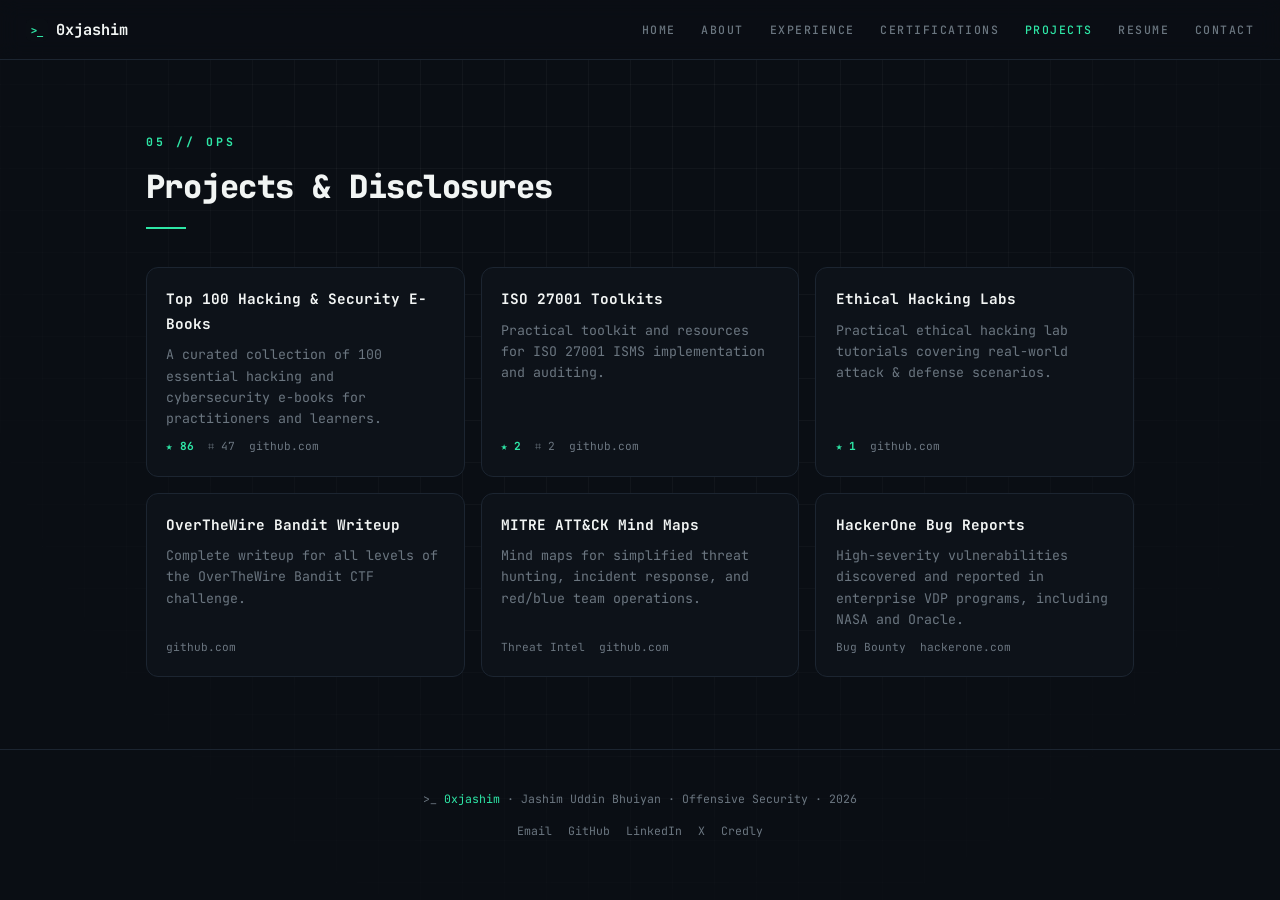
<file: projects.html>
<!DOCTYPE html>
<html lang="en">
<head>
<meta charset="UTF-8"/>
<meta name="viewport" content="width=device-width, initial-scale=1.0"/>
<title>Projects & Disclosures | Jashim Uddin Bhuiyan</title>
<meta name="description" content="Public GitHub projects, security research, and responsible vulnerability disclosures from Jashim Uddin Bhuiyan, including work recognized by NASA and Oracle."/>
<meta name="author" content="Jashim Uddin Bhuiyan"/>
<meta name="robots" content="index, follow"/>
<link rel="canonical" href="https://0xjashim.github.io/portfolio/projects.html"/>
<meta property="og:type" content="website"/>
<meta property="og:url" content="https://0xjashim.github.io/portfolio/projects.html"/>
<meta property="og:site_name" content="Jashim Uddin Bhuiyan — Offensive Security"/>
<meta property="og:locale" content="en_US"/>
<meta property="og:title" content="Projects & Disclosures | Jashim Uddin Bhuiyan"/>
<meta property="og:description" content="Public GitHub projects, security research, and responsible vulnerability disclosures from Jashim Uddin Bhuiyan, including work recognized by NASA and Oracle."/>
<meta property="og:image" content="https://0xjashim.github.io/portfolio/og-image.png"/>
<meta name="twitter:card" content="summary_large_image"/>
<meta name="twitter:site" content="@0xj4shim"/>
<meta name="twitter:title" content="Projects & Disclosures | Jashim Uddin Bhuiyan"/>
<meta name="twitter:description" content="Public GitHub projects, security research, and responsible vulnerability disclosures from Jashim Uddin Bhuiyan, including work recognized by NASA and Oracle."/>
<meta name="twitter:image" content="https://0xjashim.github.io/portfolio/og-image.png"/>
<meta name="theme-color" content="#0a0e14"/>
<link rel="icon" href="assets/img/logo.svg"/>
<link rel="preconnect" href="https://fonts.googleapis.com">
<link href="https://fonts.googleapis.com/css2?family=JetBrains+Mono:wght@400;500;600;700;800&display=swap" rel="stylesheet">
<link rel="stylesheet" href="assets/css/style.css"/>
<link rel="stylesheet" href="assets/css/responsive.css"/>
<link rel="stylesheet" href="assets/css/animation.css"/>
</head>
<body>
<div class="grid-bg"></div>
<nav>
  <a class="nav-logo" href="index.html"><img src="assets/img/logo.svg" alt="0xjashim logo"/>0xjashim</a>
  <button class="nav-toggle" id="nav-toggle" aria-label="Toggle navigation"><svg viewBox="0 0 24 24"><path d="M3 6h18v2H3zm0 5h18v2H3zm0 5h18v2H3z"/></svg></button>
  <div class="nav-links" id="nav-links">
      <a href="index.html">Home</a>
      <a href="about.html">About</a>
      <a href="experience.html">Experience</a>
      <a href="certifications.html">Certifications</a>
      <a href="projects.html" class="active">Projects</a>
      <a href="resume.html">Resume</a>
      <a href="contact.html">Contact</a>
  </div>
</nav>
<main>

<section class="page-section">
  <div class="section-head"><p class="section-tag">05 // Ops</p><h2>Projects &amp; Disclosures</h2><div class="rule"></div></div>
  <div class="ops-grid">
    <a href="https://github.com/0xjashim/Top-100-Hacking-Security-E-Books-Free-Download-2019" target="_blank" rel="noopener" class="ops-card">
      <div class="ops-title">Top 100 Hacking &amp; Security E-Books</div>
      <div class="ops-desc">A curated collection of 100 essential hacking and cybersecurity e-books for practitioners and learners.</div>
      <div class="ops-meta"><b>&#9733; 86</b> &nbsp;&#8983; 47 &nbsp;github.com</div>
    </a>
    <a href="https://github.com/0xjashim/ISO27001-Toolkits" target="_blank" rel="noopener" class="ops-card">
      <div class="ops-title">ISO 27001 Toolkits</div>
      <div class="ops-desc">Practical toolkit and resources for ISO 27001 ISMS implementation and auditing.</div>
      <div class="ops-meta"><b>&#9733; 2</b> &nbsp;&#8983; 2 &nbsp;github.com</div>
    </a>
    <a href="https://github.com/0xjashim/Ethical-Hacking-Labs" target="_blank" rel="noopener" class="ops-card">
      <div class="ops-title">Ethical Hacking Labs</div>
      <div class="ops-desc">Practical ethical hacking lab tutorials covering real-world attack &amp; defense scenarios.</div>
      <div class="ops-meta"><b>&#9733; 1</b> &nbsp;github.com</div>
    </a>
    <a href="https://github.com/0xjashim/Overthewire-Bandit-Writeup" target="_blank" rel="noopener" class="ops-card">
      <div class="ops-title">OverTheWire Bandit Writeup</div>
      <div class="ops-desc">Complete writeup for all levels of the OverTheWire Bandit CTF challenge.</div>
      <div class="ops-meta">github.com</div>
    </a>
    <a href="https://github.com/0xjashim" target="_blank" rel="noopener" class="ops-card">
      <div class="ops-title">MITRE ATT&amp;CK Mind Maps</div>
      <div class="ops-desc">Mind maps for simplified threat hunting, incident response, and red/blue team operations.</div>
      <div class="ops-meta">Threat Intel &nbsp;github.com</div>
    </a>
    <a href="https://github.com/0xjashim" target="_blank" rel="noopener" class="ops-card">
      <div class="ops-title">HackerOne Bug Reports</div>
      <div class="ops-desc">High-severity vulnerabilities discovered and reported in enterprise VDP programs, including NASA and Oracle.</div>
      <div class="ops-meta">Bug Bounty &nbsp;hackerone.com</div>
    </a>
  </div>
</section>

</main>
<footer>
  <div>&gt;_ <span class="accent">0xjashim</span> &middot; Jashim Uddin Bhuiyan &middot; Offensive Security &middot; 2026</div>
  <div class="foot-links">
    <a href="mailto:jashimcmt@gmail.com">Email</a>
    <a href="https://github.com/0xjashim" target="_blank" rel="noopener">GitHub</a>
    <a href="https://linkedin.com/in/jashim" target="_blank" rel="noopener">LinkedIn</a>
    <a href="https://twitter.com/0xj4shim" target="_blank" rel="noopener">X</a>
    <a href="https://www.credly.com/users/0x0jashim/badges" target="_blank" rel="noopener">Credly</a>
  </div>
</footer>
<script src="assets/js/badges-data.js"></script>
<script src="assets/js/app.js"></script>

</body>
</html>
</file>
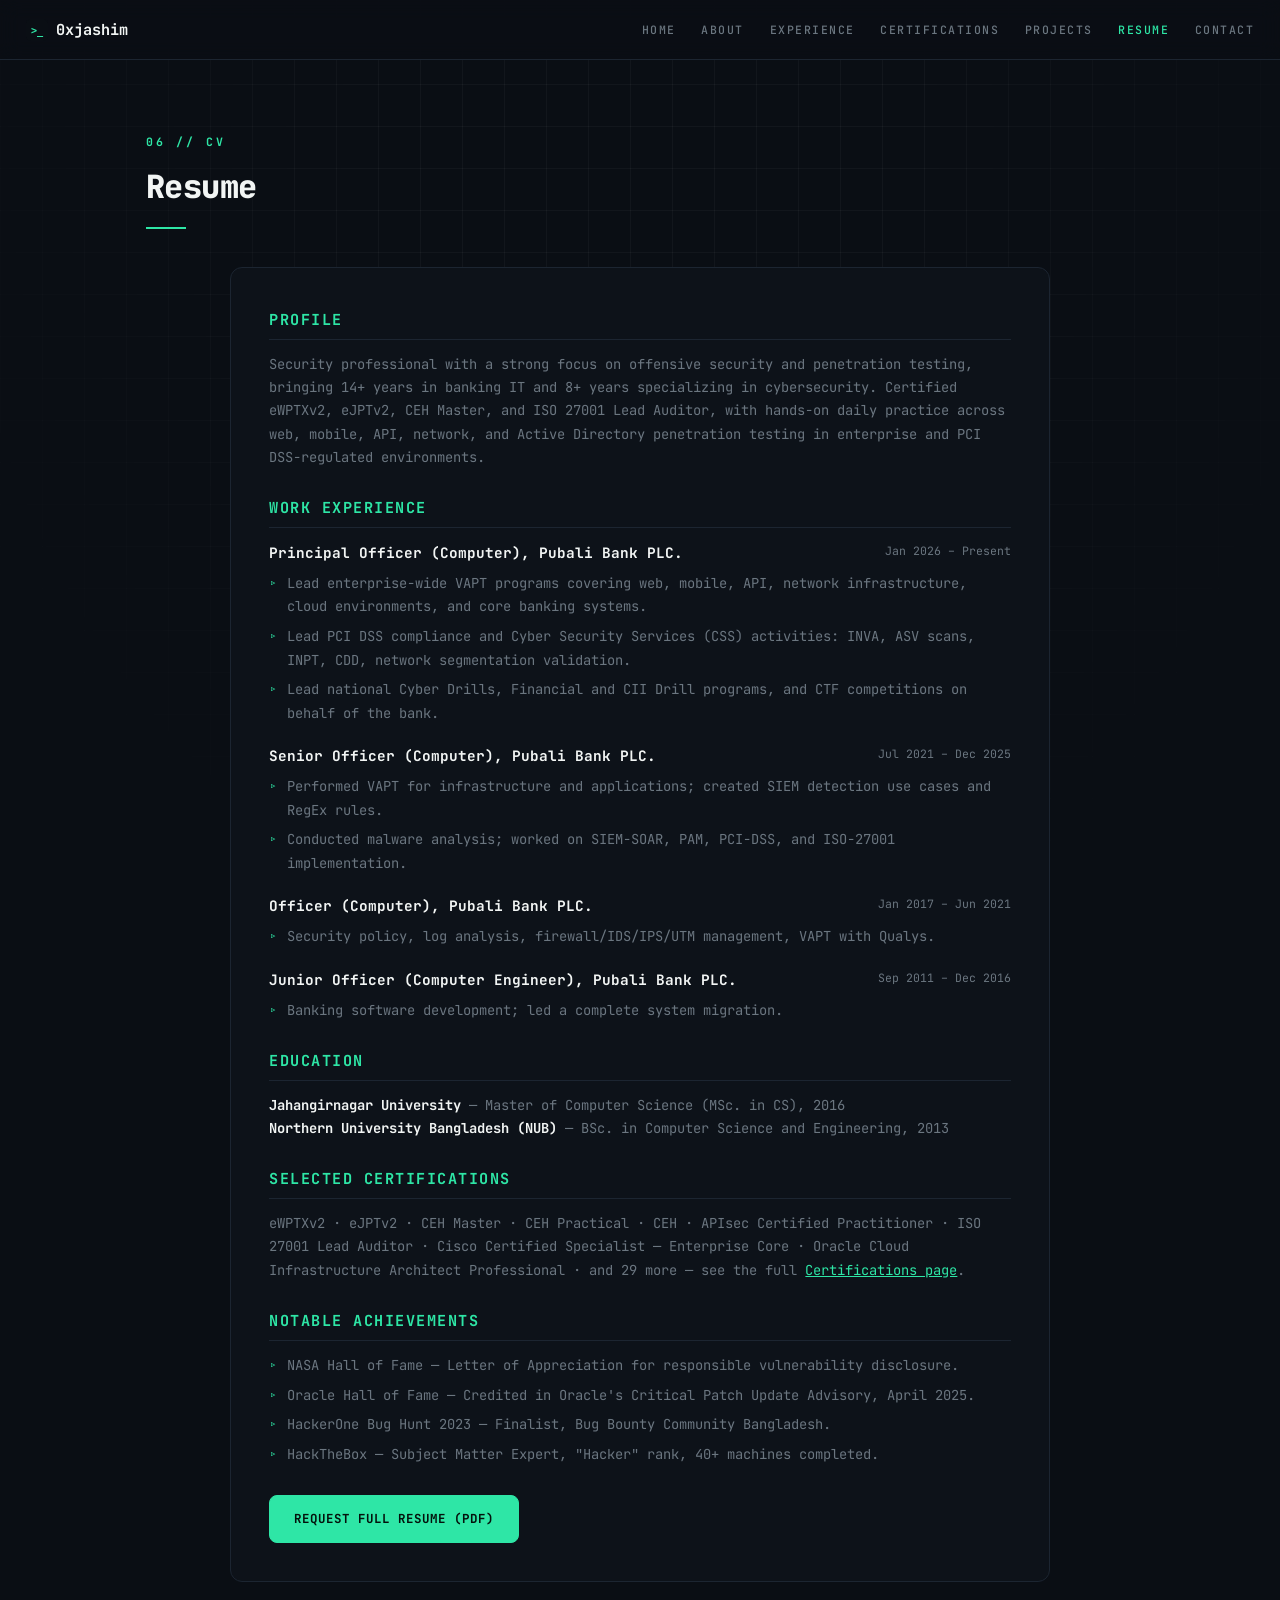
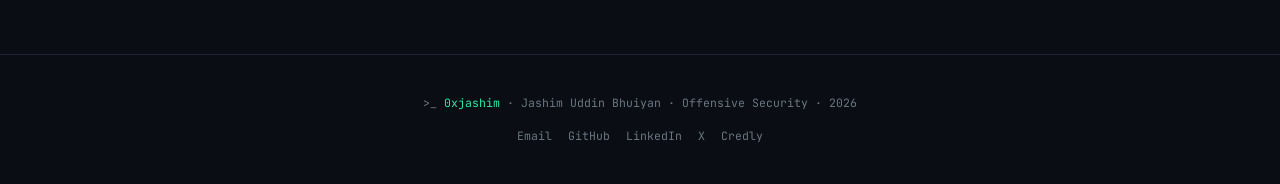
<file: resume.html>
<!DOCTYPE html>
<html lang="en">
<head>
<meta charset="UTF-8"/>
<meta name="viewport" content="width=device-width, initial-scale=1.0"/>
<title>Resume | Jashim Uddin Bhuiyan — Offensive Security</title>
<meta name="description" content="Full career resume for Jashim Uddin Bhuiyan: work history at Pubali Bank PLC, education, certifications, and notable security achievements."/>
<meta name="author" content="Jashim Uddin Bhuiyan"/>
<meta name="robots" content="index, follow"/>
<link rel="canonical" href="https://0xjashim.github.io/portfolio/resume.html"/>
<meta property="og:type" content="website"/>
<meta property="og:url" content="https://0xjashim.github.io/portfolio/resume.html"/>
<meta property="og:site_name" content="Jashim Uddin Bhuiyan — Offensive Security"/>
<meta property="og:locale" content="en_US"/>
<meta property="og:title" content="Resume | Jashim Uddin Bhuiyan — Offensive Security"/>
<meta property="og:description" content="Full career resume for Jashim Uddin Bhuiyan: work history at Pubali Bank PLC, education, certifications, and notable security achievements."/>
<meta property="og:image" content="https://0xjashim.github.io/portfolio/og-image.png"/>
<meta name="twitter:card" content="summary_large_image"/>
<meta name="twitter:site" content="@0xj4shim"/>
<meta name="twitter:title" content="Resume | Jashim Uddin Bhuiyan — Offensive Security"/>
<meta name="twitter:description" content="Full career resume for Jashim Uddin Bhuiyan: work history at Pubali Bank PLC, education, certifications, and notable security achievements."/>
<meta name="twitter:image" content="https://0xjashim.github.io/portfolio/og-image.png"/>
<meta name="theme-color" content="#0a0e14"/>
<link rel="icon" href="assets/img/logo.svg"/>
<link rel="preconnect" href="https://fonts.googleapis.com">
<link href="https://fonts.googleapis.com/css2?family=JetBrains+Mono:wght@400;500;600;700;800&display=swap" rel="stylesheet">
<link rel="stylesheet" href="assets/css/style.css"/>
<link rel="stylesheet" href="assets/css/responsive.css"/>
<link rel="stylesheet" href="assets/css/animation.css"/>
</head>
<body>
<div class="grid-bg"></div>
<nav>
  <a class="nav-logo" href="index.html"><img src="assets/img/logo.svg" alt="0xjashim logo"/>0xjashim</a>
  <button class="nav-toggle" id="nav-toggle" aria-label="Toggle navigation"><svg viewBox="0 0 24 24"><path d="M3 6h18v2H3zm0 5h18v2H3zm0 5h18v2H3z"/></svg></button>
  <div class="nav-links" id="nav-links">
      <a href="index.html">Home</a>
      <a href="about.html">About</a>
      <a href="experience.html">Experience</a>
      <a href="certifications.html">Certifications</a>
      <a href="projects.html">Projects</a>
      <a href="resume.html" class="active">Resume</a>
      <a href="contact.html">Contact</a>
  </div>
</nav>
<main>

<section class="page-section">
  <div class="section-head"><p class="section-tag">06 // CV</p><h2>Resume</h2><div class="rule"></div></div>
  <div class="resume-doc">
    <h3>Profile</h3>
    <p>Security professional with a strong focus on offensive security and penetration testing, bringing 14+ years in banking IT and 8+ years specializing in cybersecurity. Certified eWPTXv2, eJPTv2, CEH Master, and ISO 27001 Lead Auditor, with hands-on daily practice across web, mobile, API, network, and Active Directory penetration testing in enterprise and PCI DSS-regulated environments.</p>

    <h3>Work Experience</h3>
    <div class="resume-entry">
      <div class="resume-entry-top"><span class="resume-entry-role">Principal Officer (Computer), Pubali Bank PLC.</span><span class="resume-entry-date">Jan 2026 &ndash; Present</span></div>
      <ul>
        <li>Lead enterprise-wide VAPT programs covering web, mobile, API, network infrastructure, cloud environments, and core banking systems.</li>
        <li>Lead PCI DSS compliance and Cyber Security Services (CSS) activities: INVA, ASV scans, INPT, CDD, network segmentation validation.</li>
        <li>Lead national Cyber Drills, Financial and CII Drill programs, and CTF competitions on behalf of the bank.</li>
      </ul>
    </div>
    <div class="resume-entry">
      <div class="resume-entry-top"><span class="resume-entry-role">Senior Officer (Computer), Pubali Bank PLC.</span><span class="resume-entry-date">Jul 2021 &ndash; Dec 2025</span></div>
      <ul>
        <li>Performed VAPT for infrastructure and applications; created SIEM detection use cases and RegEx rules.</li>
        <li>Conducted malware analysis; worked on SIEM-SOAR, PAM, PCI-DSS, and ISO-27001 implementation.</li>
      </ul>
    </div>
    <div class="resume-entry">
      <div class="resume-entry-top"><span class="resume-entry-role">Officer (Computer), Pubali Bank PLC.</span><span class="resume-entry-date">Jan 2017 &ndash; Jun 2021</span></div>
      <ul><li>Security policy, log analysis, firewall/IDS/IPS/UTM management, VAPT with Qualys.</li></ul>
    </div>
    <div class="resume-entry">
      <div class="resume-entry-top"><span class="resume-entry-role">Junior Officer (Computer Engineer), Pubali Bank PLC.</span><span class="resume-entry-date">Sep 2011 &ndash; Dec 2016</span></div>
      <ul><li>Banking software development; led a complete system migration.</li></ul>
    </div>

    <h3>Education</h3>
    <p><strong>Jahangirnagar University</strong> &mdash; Master of Computer Science (MSc. in CS), 2016</p>
    <p><strong>Northern University Bangladesh (NUB)</strong> &mdash; BSc. in Computer Science and Engineering, 2013</p>

    <h3>Selected Certifications</h3>
    <p>eWPTXv2 &middot; eJPTv2 &middot; CEH Master &middot; CEH Practical &middot; CEH &middot; APIsec Certified Practitioner &middot; ISO 27001 Lead Auditor &middot; Cisco Certified Specialist &mdash; Enterprise Core &middot; Oracle Cloud Infrastructure Architect Professional &middot; and 29 more &mdash; see the full <a href="certifications.html" style="color:var(--accent)">Certifications page</a>.</p>

    <h3>Notable Achievements</h3>
    <ul>
      <li>NASA Hall of Fame &mdash; Letter of Appreciation for responsible vulnerability disclosure.</li>
      <li>Oracle Hall of Fame &mdash; Credited in Oracle's Critical Patch Update Advisory, April 2025.</li>
      <li>HackerOne Bug Hunt 2023 &mdash; Finalist, Bug Bounty Community Bangladesh.</li>
      <li>HackTheBox &mdash; Subject Matter Expert, "Hacker" rank, 40+ machines completed.</li>
    </ul>

    <div class="btn-row" style="margin-top:1.8rem">
      <a href="mailto:jashimcmt@gmail.com" class="btn primary">Request Full Resume (PDF)</a>
    </div>
  </div>
</section>

</main>
<footer>
  <div>&gt;_ <span class="accent">0xjashim</span> &middot; Jashim Uddin Bhuiyan &middot; Offensive Security &middot; 2026</div>
  <div class="foot-links">
    <a href="mailto:jashimcmt@gmail.com">Email</a>
    <a href="https://github.com/0xjashim" target="_blank" rel="noopener">GitHub</a>
    <a href="https://linkedin.com/in/jashim" target="_blank" rel="noopener">LinkedIn</a>
    <a href="https://twitter.com/0xj4shim" target="_blank" rel="noopener">X</a>
    <a href="https://www.credly.com/users/0x0jashim/badges" target="_blank" rel="noopener">Credly</a>
  </div>
</footer>
<script src="assets/js/badges-data.js"></script>
<script src="assets/js/app.js"></script>

</body>
</html>
</file>
<file: assets/css/style.css>
:root{
  --bg:#0a0e14;
  --surface:#0d1219;
  --surface2:#111825;
  --border:#1c2531;
  --accent:#2ee6a6;
  --accent-soft:rgba(46,230,166,0.45);
  --accent-glow:rgba(46,230,166,0.12);
  --crit:#ff5470;
  --high:#ff9f43;
  --med:#ffd166;
  --text:#f2f5f4;
  --muted:#6b7680;
  --mono:'JetBrains Mono',monospace;
}
*,*::before,*::after{box-sizing:border-box;margin:0;padding:0}
html{scroll-behavior:smooth}
body{background:var(--bg);color:var(--text);font-family:var(--mono);font-size:1rem;line-height:1.7;overflow-x:hidden}
::selection{background:var(--accent);color:#04120c}
a{color:inherit}
img{max-width:100%;display:block}

.grid-bg{
  position:fixed;inset:0;z-index:0;pointer-events:none;
  background-image:linear-gradient(rgba(255,255,255,0.035) 1px, transparent 1px),
                    linear-gradient(90deg, rgba(255,255,255,0.035) 1px, transparent 1px);
  background-size:42px 42px;
  mask-image:radial-gradient(ellipse at 50% 15%, black 30%, transparent 85%);
}

/* NAV */
nav{
  position:fixed;top:0;width:100%;z-index:100;
  background:rgba(10,14,20,0.9);backdrop-filter:blur(10px);
  border-bottom:1px solid var(--border);
  padding:0 1.6rem;height:60px;display:flex;align-items:center;justify-content:space-between;
}
.nav-logo{display:flex;align-items:center;gap:.5rem;text-decoration:none;font-weight:700;font-size:.95rem}
.nav-logo img{width:22px;height:22px;border-radius:5px}
.nav-links{display:flex;gap:1.6rem;list-style:none}
.nav-links a{color:var(--muted);text-decoration:none;font-size:.72rem;font-weight:500;letter-spacing:1.5px;text-transform:uppercase;transition:color .2s}
.nav-links a:hover,.nav-links a.active{color:var(--accent)}
.nav-toggle{display:none;color:var(--text);background:none;border:none;cursor:pointer}
.nav-toggle svg{width:22px;height:22px;fill:currentColor}
@media(max-width:840px){
  .nav-links{
    position:fixed;top:60px;left:0;right:0;background:var(--bg);border-bottom:1px solid var(--border);
    flex-direction:column;padding:1rem 1.6rem;gap:1rem;transform:translateY(-120%);transition:transform .25s;
  }
  .nav-links.open{transform:translateY(0)}
  .nav-toggle{display:block}
}

main{padding-top:60px;position:relative;z-index:1}
section,.page-section{padding:4.5rem 1.6rem;max-width:1040px;margin:0 auto}

.section-head{margin-bottom:2.4rem}
.section-tag{font-size:.72rem;color:var(--accent);text-transform:uppercase;letter-spacing:3px;font-weight:700;margin-bottom:.5rem}
h1{font-size:clamp(2rem,6vw,3rem);font-weight:800;letter-spacing:-1px}
h2{font-size:clamp(1.5rem,4vw,2rem);font-weight:800;letter-spacing:-.5px}
.rule{width:40px;height:2px;background:var(--accent);margin-top:.8rem}

.btn{
  padding:.75rem 1.5rem;font-family:var(--mono);font-size:.78rem;font-weight:700;letter-spacing:1px;
  text-decoration:none;border-radius:8px;border:1.5px solid var(--border);transition:all .2s;text-transform:uppercase;
  display:inline-flex;align-items:center;gap:.5rem;
}
.btn.primary{background:var(--accent);color:#04120c;border-color:var(--accent)}
.btn.primary:hover{box-shadow:0 0 26px var(--accent-glow);transform:translateY(-2px)}
.btn:not(.primary):hover{border-color:var(--accent);color:var(--accent);transform:translateY(-2px)}
.btn-row{display:flex;gap:.9rem;flex-wrap:wrap}

.stat-row{display:grid;grid-template-columns:repeat(4,1fr);gap:1.1rem}
.stat-card{
  background:var(--surface);border:1.5px solid var(--accent-soft);border-radius:12px;
  padding:1.6rem 1rem;text-align:center;transition:all .25s;
}
.stat-card:hover{box-shadow:0 0 30px var(--accent-glow);transform:translateY(-3px)}
.stat-num{font-size:1.9rem;font-weight:800;color:var(--accent)}
.stat-lbl{font-size:.68rem;color:var(--muted);text-transform:uppercase;letter-spacing:1.5px;margin-top:.4rem}

.chip-row{display:flex;flex-wrap:wrap;gap:.55rem;margin-top:1.3rem}
.chip{padding:.42rem .85rem;background:var(--surface);border:1px solid var(--border);border-radius:20px;font-size:.72rem;color:var(--text)}

.card{background:var(--surface);border:1.5px solid var(--border);border-radius:12px;padding:1.6rem 1.8rem;transition:all .2s}
.card:hover{transform:translateY(-2px)}

footer{text-align:center;padding:2.4rem 1rem;font-size:.72rem;color:var(--muted);border-top:1px solid var(--border);position:relative;z-index:1}
footer .accent{color:var(--accent)}
footer .foot-links{display:flex;gap:1rem;justify-content:center;margin-top:.8rem;flex-wrap:wrap}
footer .foot-links a{color:var(--muted);text-decoration:none}
footer .foot-links a:hover{color:var(--accent)}
</file>
<file: assets/css/responsive.css>
/* ---------- HERO (index.html) ---------- */
#hero{padding-top:5.5rem;padding-bottom:4rem}
.hero-grid{display:flex;gap:3rem;align-items:flex-start;justify-content:space-between;flex-wrap:wrap}
.hero-main{flex:1;min-width:300px}
.prompt-icon{font-size:1.9rem;font-weight:800;color:var(--accent);margin-bottom:1.2rem;display:flex;align-items:baseline;gap:2px}
.prompt-icon .blink{animation:blink 1.1s step-end infinite}
h1.headline{font-size:clamp(2.4rem,7vw,4.2rem);font-weight:800;line-height:1.05;letter-spacing:-1px;text-transform:uppercase;color:var(--text)}
.headline .accent{color:var(--accent)}
.subhead{font-size:clamp(1.1rem,2.5vw,1.5rem);font-weight:700;color:var(--accent);margin-top:1.1rem}
.subtitle{color:var(--muted);font-size:.95rem;margin-top:.9rem;max-width:560px}
.avatar-box{width:150px;height:150px;flex-shrink:0;border:1.5px solid var(--accent-soft);border-radius:14px;overflow:hidden;background:var(--surface);box-shadow:0 0 40px var(--accent-glow)}
.avatar-box img{width:100%;height:100%;object-fit:cover}
.hero-stats{margin-top:3rem}

/* ---------- ABOUT ---------- */
.about-grid{display:grid;grid-template-columns:1.2fr .8fr;gap:2.6rem;align-items:start}
.about-text p{color:var(--muted);margin-bottom:1.1rem;font-size:1rem}
.about-text strong{color:var(--text)}
.radar-box{background:var(--surface);border:1.5px solid var(--border);border-radius:12px;padding:1.5rem}
.radar-box-title{font-size:.68rem;color:var(--muted);letter-spacing:2px;text-transform:uppercase;margin-bottom:.9rem;text-align:center}

/* ---------- EXPERIENCE ---------- */
.mission{margin-bottom:1.1rem}
.mission.active{border-color:var(--accent-soft)}
.mission-top{display:flex;justify-content:space-between;align-items:flex-start;flex-wrap:wrap;gap:.5rem;margin-bottom:.9rem}
.mission-role{font-size:1.05rem;color:var(--text);font-weight:700}
.mission-org{font-size:.78rem;color:var(--accent);margin-top:.15rem}
.mission-status{font-size:.62rem;font-weight:700;letter-spacing:1.5px;padding:.25rem .6rem;border-radius:5px;border:1px solid var(--accent-soft);color:var(--accent);white-space:nowrap}
.mission-status.archived{border-color:var(--border);color:var(--muted)}
.mission ul{list-style:none;color:var(--muted);font-size:.88rem}
.mission ul li{position:relative;padding-left:1.2rem;margin-bottom:.5rem}
.mission ul li::before{content:'▹';position:absolute;left:0;color:var(--accent)}

/* ---------- SKILLS (on experience page) ---------- */
.skill-cat{margin-bottom:1.5rem}
.skill-cat-label{font-size:.7rem;color:var(--accent);letter-spacing:2px;text-transform:uppercase;font-weight:700;margin-bottom:.7rem;display:block}
.skill-tags{display:flex;flex-wrap:wrap;gap:.55rem}
.skill-tag{padding:.42rem .85rem;background:var(--surface);border:1px solid var(--border);border-radius:8px;font-size:.74rem;color:var(--text);transition:all .2s}
.skill-tag:hover{border-color:var(--accent);color:var(--accent)}

/* ---------- CERTIFICATIONS ---------- */
.certs-grid{display:grid;grid-template-columns:repeat(auto-fill,minmax(180px,1fr));gap:1rem}
.cert-card{
  background:var(--surface);border:1.5px solid var(--border);border-radius:12px;
  padding:1.2rem 1rem;text-align:center;text-decoration:none;color:var(--text);transition:all .22s;
  display:flex;flex-direction:column;align-items:center;gap:.55rem;
}
.cert-card:hover{border-color:var(--accent-soft);box-shadow:0 0 24px var(--accent-glow);transform:translateY(-3px)}
.cert-badge-img{width:52px;height:52px;object-fit:contain}
.cert-icon-fallback{width:52px;height:52px;border-radius:8px;background:var(--surface2);border:1px solid var(--border);display:flex;align-items:center;justify-content:center;font-weight:700;color:var(--accent);font-size:.85rem}
.cert-name{font-size:.78rem;font-weight:700;line-height:1.3}
.cert-issuer{font-size:.66rem;color:var(--muted)}
a.cert-card{text-decoration:none}

/* ---------- PROJECTS ---------- */
.ops-grid{display:grid;grid-template-columns:repeat(auto-fill,minmax(260px,1fr));gap:1rem}
.ops-card{
  background:var(--surface);border:1.5px solid var(--border);border-radius:12px;padding:1.2rem;
  text-decoration:none;color:var(--text);transition:all .2s;display:flex;flex-direction:column;gap:.5rem;
}
.ops-card:hover{border-color:var(--accent-soft);transform:translateY(-3px);box-shadow:0 0 24px var(--accent-glow)}
.ops-title{font-weight:700;font-size:.9rem}
.ops-card:hover .ops-title{color:var(--accent)}
.ops-desc{font-size:.83rem;color:var(--muted);line-height:1.6}
.ops-meta{font-size:.7rem;color:var(--muted);margin-top:auto}
.ops-meta b{color:var(--accent)}

/* ---------- HALL OF FAME (achievements) ---------- */
.hof-row{display:flex;align-items:center;gap:1rem;background:var(--surface);border:1.5px solid var(--border);border-radius:12px;padding:1.1rem 1.3rem;margin-bottom:.8rem;transition:all .2s}
.hof-row:hover{border-color:var(--accent-soft);transform:translateX(4px)}
.hof-icon{width:42px;height:42px;border-radius:10px;flex-shrink:0;display:flex;align-items:center;justify-content:center;font-size:1.2rem;background:var(--surface2);border:1.5px solid var(--accent-soft)}
.hof-body{flex:1;min-width:0}
.hof-title{font-weight:700;font-size:.92rem}
.hof-desc{color:var(--muted);font-size:.82rem;margin-top:.2rem}
.hof-desc a{color:var(--accent);text-decoration:underline}
.hof-tag{font-size:.62rem;font-weight:700;padding:.25rem .6rem;border-radius:6px;white-space:nowrap;letter-spacing:1px}
.tag-crit{background:rgba(255,84,112,.12);color:var(--crit)}
.tag-high{background:rgba(255,159,67,.12);color:var(--high)}
.tag-med{background:rgba(255,209,102,.12);color:var(--med)}

/* ---------- CONTACT ---------- */
.contact-card{background:var(--surface);border:1.5px solid var(--accent-soft);border-radius:16px;padding:2.4rem;text-align:center;box-shadow:0 0 50px var(--accent-glow)}
.contact-card h3{font-size:1.3rem;font-weight:800;margin-bottom:.6rem}
.contact-card p{color:var(--muted);margin-bottom:1.5rem;font-size:.9rem}
.contact-links{display:flex;gap:.8rem;flex-wrap:wrap;justify-content:center}
.clink{
  display:flex;align-items:center;gap:.55rem;padding:.7rem 1.2rem;border-radius:8px;
  background:var(--surface2);border:1px solid var(--border);text-decoration:none;color:var(--text);
  font-size:.8rem;transition:all .2s;
}
.clink:hover{border-color:var(--accent);color:var(--accent);transform:translateY(-2px)}
.clink svg{width:15px;height:15px;fill:currentColor}

/* ---------- RESUME (print-style page) ---------- */
.resume-doc{background:var(--surface);border:1.5px solid var(--border);border-radius:12px;padding:2.4rem;max-width:820px;margin:0 auto}
.resume-doc h3{color:var(--accent);font-size:.95rem;text-transform:uppercase;letter-spacing:1.5px;margin:1.6rem 0 .8rem;padding-bottom:.4rem;border-bottom:1px solid var(--border)}
.resume-doc h3:first-child{margin-top:0}
.resume-doc p,.resume-doc li{color:var(--muted);font-size:.86rem;line-height:1.7}
.resume-doc strong{color:var(--text)}
.resume-doc ul{list-style:none;margin-top:.4rem}
.resume-doc ul li{position:relative;padding-left:1.1rem;margin-bottom:.4rem}
.resume-doc ul li::before{content:'▹';position:absolute;left:0;color:var(--accent)}
.resume-entry{margin-bottom:1.2rem}
.resume-entry:last-child{margin-bottom:0}
.resume-entry-top{display:flex;justify-content:space-between;flex-wrap:wrap;gap:.4rem}
.resume-entry-role{color:var(--text);font-weight:700;font-size:.9rem}
.resume-entry-date{color:var(--muted);font-size:.72rem}

/* ---------- BLOG placeholder ---------- */
.coming-soon{text-align:center;padding:5rem 1rem}
.coming-soon .icon{font-size:2.5rem;margin-bottom:1rem}
.coming-soon h2{margin-bottom:.6rem}
.coming-soon p{color:var(--muted);max-width:480px;margin:0 auto}

/* ---------- RESPONSIVE ---------- */
@media(max-width:820px){
  .about-grid{grid-template-columns:1fr}
  .stat-row{grid-template-columns:repeat(2,1fr)}
}
@media(max-width:600px){
  .hero-grid{flex-direction:column-reverse}
  .avatar-box{width:110px;height:110px}
}
</file>
<file: assets/css/animation.css>
@keyframes blink{50%{opacity:0}}
@keyframes fadeUp{from{opacity:0;transform:translateY(14px)}to{opacity:1;transform:translateY(0)}}
@keyframes pulseGlow{0%,100%{box-shadow:0 0 0 rgba(46,230,166,0)}50%{box-shadow:0 0 24px var(--accent-glow)}}

.fade-in{animation:fadeUp .5s ease both}
.fade-in:nth-child(2){animation-delay:.05s}
.fade-in:nth-child(3){animation-delay:.1s}
.fade-in:nth-child(4){animation-delay:.15s}

@media (prefers-reduced-motion: reduce){
  html{scroll-behavior:auto}
  *,*::before,*::after{animation-duration:0.01ms !important;animation-iteration-count:1 !important;transition-duration:0.01ms !important;}
}
</file>
